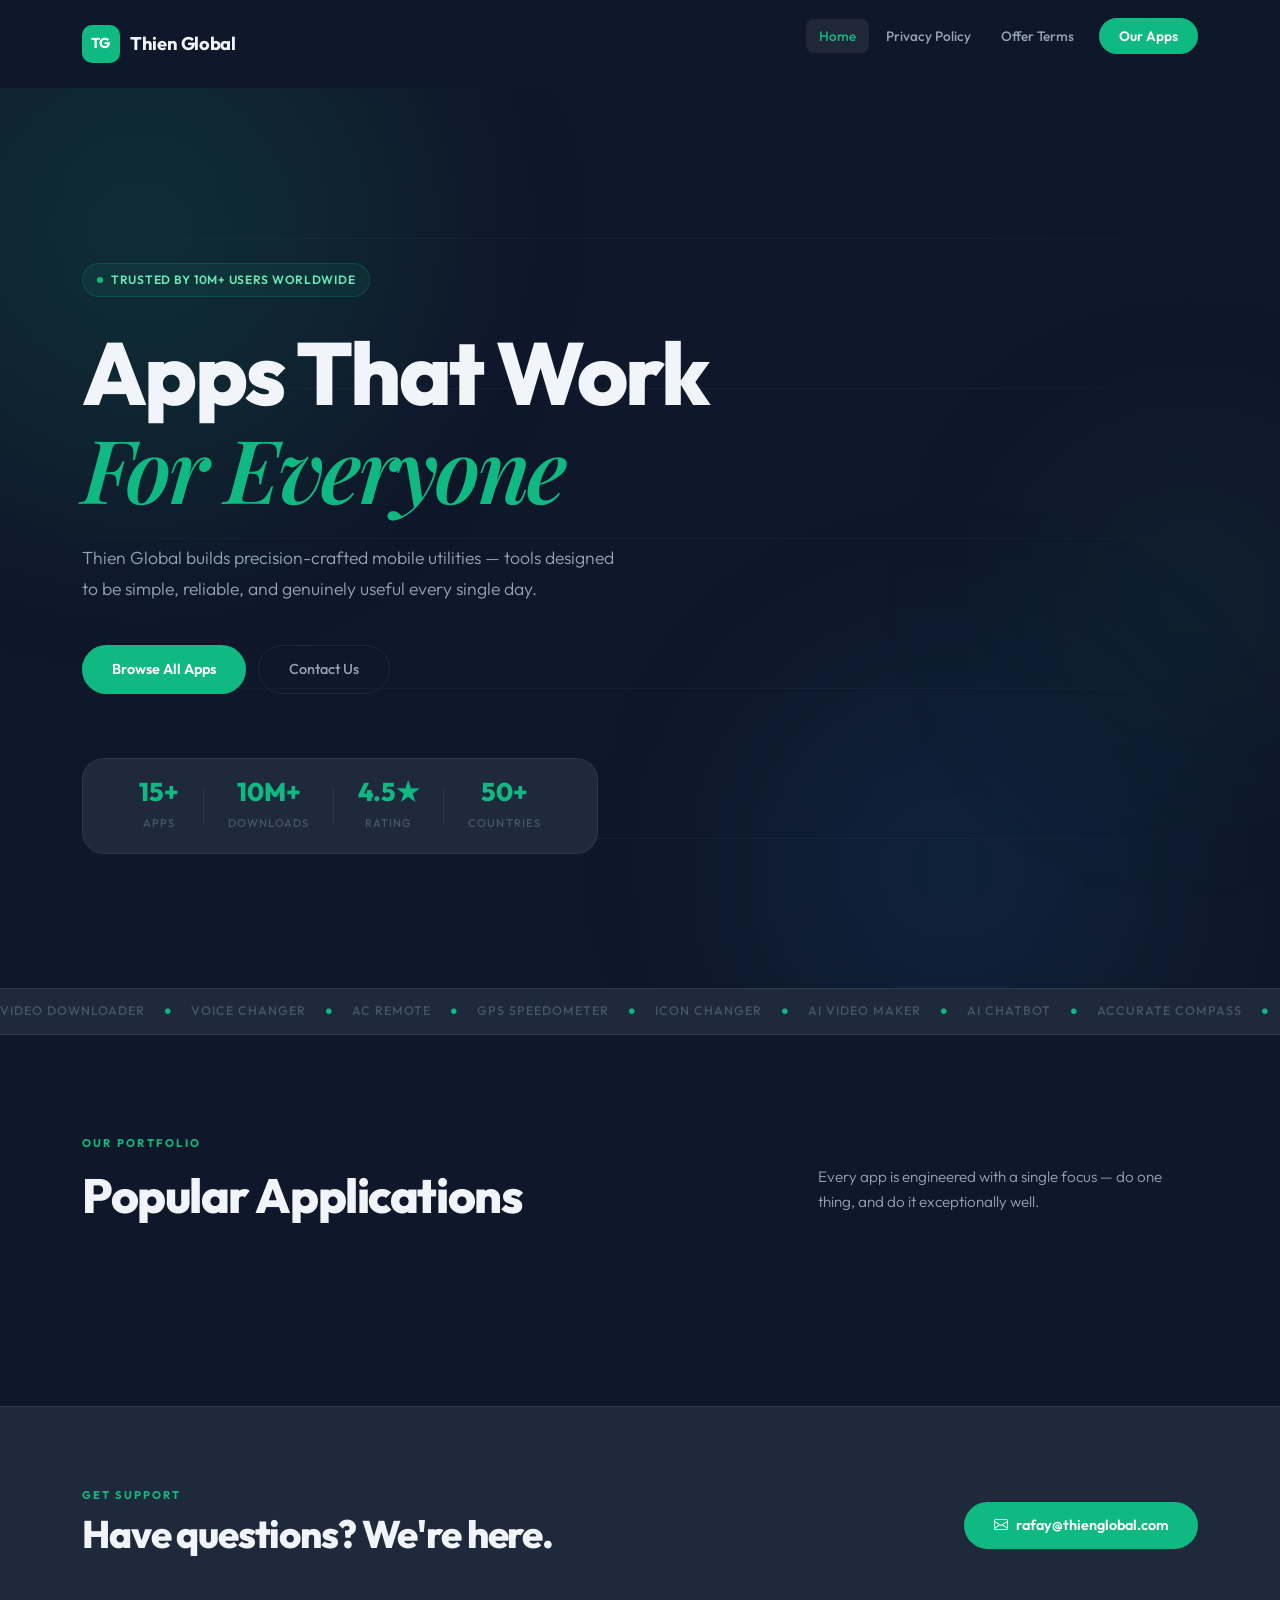
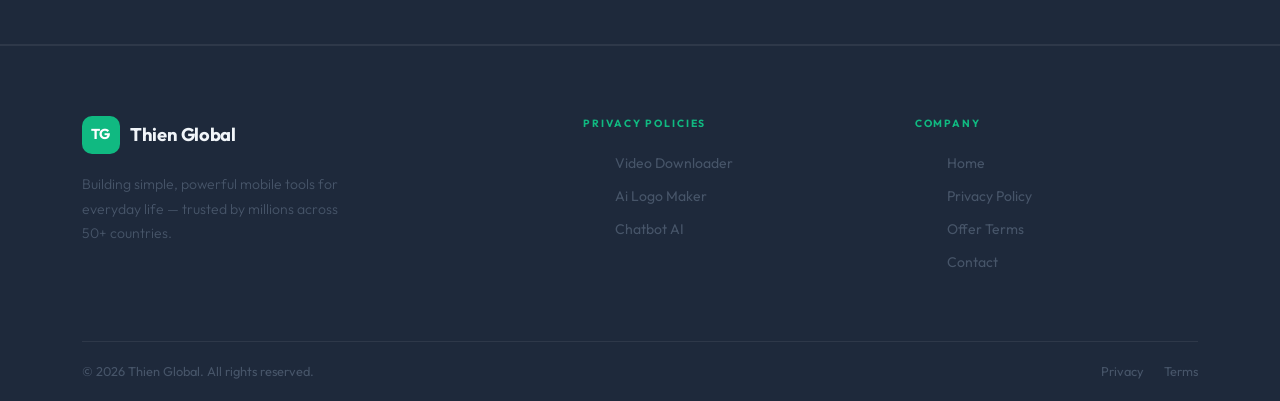
<file: index.html>
<!DOCTYPE html>
<html lang="en">
<head>
    <meta charset="UTF-8">
    <meta name="viewport" content="width=device-width, initial-scale=1.0">
    <title>Thien Global — Innovative Mobile Apps</title>
    <link rel="icon" type="image/png" sizes="32x32" href="/images/favicon.png">
    <link href="https://cdn.jsdelivr.net/npm/bootstrap@5.3.2/dist/css/bootstrap.min.css" rel="stylesheet">
    <link rel="stylesheet" href="https://cdn.jsdelivr.net/npm/bootstrap-icons@1.11.3/font/bootstrap-icons.min.css">
    <link href="https://fonts.googleapis.com/css2?family=Outfit:wght@300;400;500;600;700;800&family=Playfair+Display:ital,wght@0,700;1,600&display=swap" rel="stylesheet">
    <link rel="stylesheet" href="style.css">
</head>
<body>

    <div class="loader-wrap" id="loader">
        <svg class="loader-logo" viewBox="0 0 60 60" fill="none">
            <rect x="4" y="4" width="52" height="52" rx="14" stroke="#10b981" stroke-width="2" stroke-dasharray="200" stroke-dashoffset="200">
                <animate attributeName="stroke-dashoffset" from="200" to="0" dur="0.9s" fill="freeze"/>
            </rect>
            <text x="50%" y="54%" dominant-baseline="middle" text-anchor="middle" fill="#10b981" font-family="Outfit" font-weight="700" font-size="22">TG</text>
        </svg>
    </div>

    <button class="scroll-top" id="scrollTop" aria-label="Back to top">
        <i class="bi bi-arrow-up-short"></i>
    </button>

    <!-- NAV -->
    <header class="site-header" id="siteHeader">
        <div class="container">
            <nav class="nav-inner">
                <a href="/" class="nav-logo">
                    <div class="logo-icon">TG</div>
                    <span class="logo-text">Thien Global</span>
                </a>
                <button class="nav-toggle" id="navToggle" aria-label="Menu">
                    <span></span><span></span><span></span>
                </button>
                <ul class="nav-links" id="navLinks">
                    <li><a href="/" class="nav-link active">Home</a></li>
                    <li><a href="/privacy-policy/" class="nav-link">Privacy Policy</a></li>
                    <li><a href="/offer-terms/" class="nav-link">Offer Terms</a></li>
                    <li><a href="#apps" class="nav-btn">Our Apps</a></li>
                </ul>
            </nav>
        </div>
    </header>

    <!-- HERO -->
    <section class="hero">
        <div class="hero-canvas">
            <div class="hero-blob blob-1"></div>
            <div class="hero-blob blob-2"></div>
            <div class="hero-blob blob-3"></div>
            <div class="hero-lines">
                <div class="hline"></div><div class="hline"></div>
                <div class="hline"></div><div class="hline"></div>
                <div class="hline"></div>
            </div>
        </div>
        <div class="container">
            <div class="hero-content">
                <div class="hero-badge">
                    <span class="badge-dot"></span>
                    Trusted by 10M+ Users Worldwide
                </div>
                <h1 class="hero-headline">
                    Apps That Work<br>
                    <span class="headline-accent">For Everyone</span>
                </h1>
                <p class="hero-body">
                    Thien Global builds precision-crafted mobile utilities — tools designed to be simple, reliable, and genuinely useful every single day.
                </p>
                <div class="hero-cta">
                    <a href="#apps" class="cta-primary">Browse All Apps</a>
                    <a href="mailto:rafay@thienglobal.com" class="cta-outline">Contact Us</a>
                </div>
            </div>
            <div class="hero-stats">
                <div class="stat-pill">
                    <span class="stat-n">15+</span>
                    <span class="stat-l">Apps</span>
                </div>
                <div class="stat-divider"></div>
                <div class="stat-pill">
                    <span class="stat-n">10M+</span>
                    <span class="stat-l">Downloads</span>
                </div>
                <div class="stat-divider"></div>
                <div class="stat-pill">
                    <span class="stat-n">4.5★</span>
                    <span class="stat-l">Rating</span>
                </div>
                <div class="stat-divider"></div>
                <div class="stat-pill">
                    <span class="stat-n">50+</span>
                    <span class="stat-l">Countries</span>
                </div>
            </div>
        </div>
    </section>

    <!-- TICKER -->
    <div class="ticker-wrap">
        <div class="ticker-track">
            <span>Video Downloader</span><i class="bi bi-circle-fill"></i>
            <span>Voice Changer</span><i class="bi bi-circle-fill"></i>
            <span>AC Remote</span><i class="bi bi-circle-fill"></i>
            <span>GPS Speedometer</span><i class="bi bi-circle-fill"></i>
            <span>Icon Changer</span><i class="bi bi-circle-fill"></i>
            <span>AI Video Maker</span><i class="bi bi-circle-fill"></i>
            <span>AI Chatbot</span><i class="bi bi-circle-fill"></i>
            <span>Accurate Compass</span><i class="bi bi-circle-fill"></i>
            <span>Video Downloader</span><i class="bi bi-circle-fill"></i>
            <span>Voice Changer</span><i class="bi bi-circle-fill"></i>
            <span>AC Remote</span><i class="bi bi-circle-fill"></i>
            <span>GPS Speedometer</span><i class="bi bi-circle-fill"></i>
            <span>Icon Changer</span><i class="bi bi-circle-fill"></i>
            <span>AI Video Maker</span><i class="bi bi-circle-fill"></i>
            <span>AI Chatbot</span><i class="bi bi-circle-fill"></i>
            <span>Accurate Compass</span><i class="bi bi-circle-fill"></i>
            <span>AI Chatbot</span><i class="bi bi-circle-fill"></i>
            <span>Accurate Compass</span><i class="bi bi-circle-fill"></i>
        </div>
    </div>

    <!-- APPS -->
    <section class="apps-section" id="apps">
        <div class="container">
            <div class="sec-label">Our Portfolio</div>
            <div class="sec-head">
                <h2>Popular Applications</h2>
                <p>Every app is engineered with a single focus — do one thing, and do it exceptionally well.</p>
            </div>

            <!-- <div class="apps-grid">

                <a href="https://play.google.com/store/apps/details?id=invoicemaker.receiptmaker.invoicegenerator.estimatemaker" target="_blank" class="app-card">
                    <div class="app-card-img">
                        <img src="images/Banner/invoice-banner.jpg" alt="Invoice Maker">
                        <span class="app-tag">Popular</span>
                    </div>
                    <div class="app-card-foot">
                        <img src="images/Icons/invoice-icon.jpg" class="app-icon" alt="">
                        <div class="app-text">
                            <h3>Invoice Maker</h3>
                            <div class="app-rating"><span class="stars">★★★★½</span><span class="rcount">4.5k</span></div>
                        </div>
                        <div class="app-arrow"><i class="bi bi-arrow-up-right"></i></div>
                    </div>
                </a>

                <a href="https://play.google.com/store/apps/details?id=voicechanger.voiceeffects.audioeffects.funnysounds" target="_blank" class="app-card">
                    <div class="app-card-img">
                        <img src="images/Banner/voicechanger-banner.jpg" alt="Voice Changer">
                        <span class="app-tag tag-new">New</span>
                    </div>
                    <div class="app-card-foot">
                        <img src="images/Icons/voicechanger-icon.jpg" class="app-icon" alt="">
                        <div class="app-text">
                            <h3>Voice Changer</h3>
                            <div class="app-rating"><span class="stars">★★★★</span><span class="rcount">3.2k</span></div>
                        </div>
                        <div class="app-arrow"><i class="bi bi-arrow-up-right"></i></div>
                    </div>
                </a>

                <a href="https://play.google.com/store/apps/details?id=remotecontrolfortv.universaltvremotecontrol.remotecontrolforandroidtv" target="_blank" class="app-card">
                    <div class="app-card-img">
                        <img src="images/Banner/remote-banner.jpg" alt="Universal TV Remote">
                        <span class="app-tag tag-hot">Hot</span>
                    </div>
                    <div class="app-card-foot">
                        <img src="images/Icons/remote-icon.jpg" class="app-icon" alt="">
                        <div class="app-text">
                            <h3>Universal TV Remote</h3>
                            <div class="app-rating"><span class="stars">★★★★★</span><span class="rcount">5.8k</span></div>
                        </div>
                        <div class="app-arrow"><i class="bi bi-arrow-up-right"></i></div>
                    </div>
                </a>

                <a href="https://play.google.com/store/apps/details?id=themes.wallpapers.widgets.animewallpapers.customthemes.fontskeyboard" target="_blank" class="app-card">
                    <div class="app-card-img">
                        <img src="images/Banner/theme-banner.jpg" alt="Themes & Wallpapers">
                    </div>
                    <div class="app-card-foot">
                        <img src="images/Icons/theme-icon.jpg" class="app-icon" alt="">
                        <div class="app-text">
                            <h3>Themes &amp; Wallpapers</h3>
                            <div class="app-rating"><span class="stars">★★★★½</span><span class="rcount">4.1k</span></div>
                        </div>
                        <div class="app-arrow"><i class="bi bi-arrow-up-right"></i></div>
                    </div>
                </a>

                <a href="https://play.google.com/store/apps/details?id=compassaccurate.compass.digitalandaccuratecompass" target="_blank" class="app-card">
                    <div class="app-card-img">
                        <img src="images/Banner/compass-banner.jpg" alt="Accurate Compass">
                    </div>
                    <div class="app-card-foot">
                        <img src="images/Icons/compass-icon.jpg" class="app-icon" alt="">
                        <div class="app-text">
                            <h3>Accurate Compass</h3>
                            <div class="app-rating"><span class="stars">★★★★</span><span class="rcount">2.9k</span></div>
                        </div>
                        <div class="app-arrow"><i class="bi bi-arrow-up-right"></i></div>
                    </div>
                </a>

                <a href="https://play.google.com/store/apps/details?id=copymydata.phonetransfer.datacloneapp.transfercontent" target="_blank" class="app-card">
                    <div class="app-card-img">
                        <img src="images/Banner/ss-banner.jpg" alt="Smart Switch">
                        <span class="app-tag">Trending</span>
                    </div>
                    <div class="app-card-foot">
                        <img src="images/Icons/ss-icon.jpg" class="app-icon" alt="">
                        <div class="app-text">
                            <h3>Smart Switch App</h3>
                            <div class="app-rating"><span class="stars">★★★★★</span><span class="rcount">6.2k</span></div>
                        </div>
                        <div class="app-arrow"><i class="bi bi-arrow-up-right"></i></div>
                    </div>
                </a>

                <a href="https://play.google.com/store/apps/details?id=speedometer.odometer.gpsspeedometer.speedtracker" target="_blank" class="app-card">
                    <div class="app-card-img">
                        <img src="images/Banner/speedometer-banner.jpg" alt="GPS Speedometer">
                    </div>
                    <div class="app-card-foot">
                        <img src="images/Icons/speedometer-icon.jpg" class="app-icon" alt="">
                        <div class="app-text">
                            <h3>GPS Speedometer</h3>
                            <div class="app-rating"><span class="stars">★★★★½</span><span class="rcount">4.8k</span></div>
                        </div>
                        <div class="app-arrow"><i class="bi bi-arrow-up-right"></i></div>
                    </div>
                </a>

                <a href="https://play.google.com/store/apps/details?id=com.liveearth.webcams.live.earth.cam.maps.livecams.exploreworld.earthcams" target="_blank" class="app-card">
                    <div class="app-card-img">
                        <img src="images/Banner/camera-banner.jpg" alt="Live Camera">
                    </div>
                    <div class="app-card-foot">
                        <img src="images/Icons/camera-icon.jpg" class="app-icon" alt="">
                        <div class="app-text">
                            <h3>Live Camera — Street View</h3>
                            <div class="app-rating"><span class="stars">★★★★★</span><span class="rcount">7.1k</span></div>
                        </div>
                        <div class="app-arrow"><i class="bi bi-arrow-up-right"></i></div>
                    </div>
                </a>

                <a href="https://play.google.com/store/apps/details?id=com.smartprinter.scanner.printphotos.printmaster" target="_blank" class="app-card">
                    <div class="app-card-img">
                        <img src="images/Banner/smart-printer-banner.jpg" alt="Smart Printer">
                    </div>
                    <div class="app-card-foot">
                        <img src="images/Icons/smart-printer-icon.jpg" class="app-icon" alt="">
                        <div class="app-text">
                            <h3>Smart Printer</h3>
                            <div class="app-rating"><span class="stars">★★★★½</span><span class="rcount">3.7k</span></div>
                        </div>
                        <div class="app-arrow"><i class="bi bi-arrow-up-right"></i></div>
                    </div>
                </a>

                <a href="https://play.google.com/store/apps/details?id=com.wmr.recoverdeletedmessages.smartrecovery.statussaver.chatrecover" target="_blank" class="app-card">
                    <div class="app-card-img">
                        <img src="images/Banner/smartrecovery-banner.jpg" alt="Smart Recovery">
                    </div>
                    <div class="app-card-foot">
                        <img src="images/Icons/smartrecovery-icon.jpg" class="app-icon" alt="">
                        <div class="app-text">
                            <h3>Smart Recovery</h3>
                            <div class="app-rating"><span class="stars">★★★★</span><span class="rcount">2.3k</span></div>
                        </div>
                        <div class="app-arrow"><i class="bi bi-arrow-up-right"></i></div>
                    </div>
                </a>

                <a href="https://play.google.com/store/apps/details?id=all.docsreader.filereader.viewer.office" target="_blank" class="app-card">
                    <div class="app-card-img">
                        <img src="images/Banner/docsreader-banner.jpg" alt="PDF Reader">
                    </div>
                    <div class="app-card-foot">
                        <img src="images/Icons/docsreader-icon.jpg" class="app-icon" alt="">
                        <div class="app-text">
                            <h3>PDF Reader</h3>
                            <div class="app-rating"><span class="stars">★★★★½</span><span class="rcount">4.2k</span></div>
                        </div>
                        <div class="app-arrow"><i class="bi bi-arrow-up-right"></i></div>
                    </div>
                </a>

                <a href="https://play.google.com/store/apps/details?id=com.logomaker.logocreator.designlogo.logotemplates" target="_blank" class="app-card">
                    <div class="app-card-img">
                        <img src="images/Banner/logo-maker.jpg" alt="Logo Maker">
                        <span class="app-tag tag-new">New</span>
                    </div>
                    <div class="app-card-foot">
                        <img src="images/Icons/logo-maker.jpg" class="app-icon" alt="">
                        <div class="app-text">
                            <h3>Logo Maker</h3>
                            <div class="app-rating"><span class="stars">★★★★★</span><span class="rcount">5.0k</span></div>
                        </div>
                        <div class="app-arrow"><i class="bi bi-arrow-up-right"></i></div>
                    </div>
                </a>

            </div> -->
        </div>
    </section>

    <!-- CONTACT STRIP -->
    <section class="contact-strip">
        <div class="container">
            <div class="contact-strip-inner">
                <div>
                    <p class="strip-label">Get Support</p>
                    <h2 class="strip-title">Have questions? We're here.</h2>
                </div>
                <a href="mailto:rafay@thienglobal.com" class="cta-primary">
                    <i class="bi bi-envelope me-2"></i>rafay@thienglobal.com
                </a>
            </div>
        </div>
    </section>

    <!-- FOOTER -->
    <footer class="site-footer">
        <div class="container">
            <div class="footer-grid">
                <div class="footer-brand-col">
                    <a href="/" class="footer-logo">
                        <div class="logo-icon">TG</div>
                        <span class="logo-text">Thien Global</span>
                    </a>
                    <p class="footer-tagline">Building simple, powerful mobile tools for everyday life — trusted by millions across 50+ countries.</p>
                </div>
                <div>
                    <p class="footer-heading">Privacy Policies</p>
                    <ul class="footer-links">
                        <li><a href="">Video Downloader</a></li>
                        <li><a href="">Ai Logo Maker</a></li>
                        <li><a href="">Chatbot AI</a></li>
                        <!-- <li><a href=""></a></li>
                        <li><a href="">Docs Viewer App</a></li> -->
                    </ul>
                </div>
                <div>
                    <p class="footer-heading">Company</p>
                    <ul class="footer-links">
                        <li><a href="/">Home</a></li>
                        <li><a href="/privacy-policy/">Privacy Policy</a></li>
                        <li><a href="/offer-terms/">Offer Terms</a></li>
                        <li><a href="mailto:rafay@thienglobal.com">Contact</a></li>
                    </ul>
                </div>
            </div>
            <div class="footer-bar">
                <p>&copy; 2026 Thien Global. All rights reserved.</p>
                <div class="footer-bar-links">
                    <a href="/privacy-policy/">Privacy</a>
                    <a href="/offer-terms/">Terms</a>
                </div>
            </div>
        </div>
    </footer>

    <script src="https://cdn.jsdelivr.net/npm/bootstrap@5.3.0/dist/js/bootstrap.bundle.min.js"></script>
    <script src="app.js"></script>
</body>
</html>
</file>
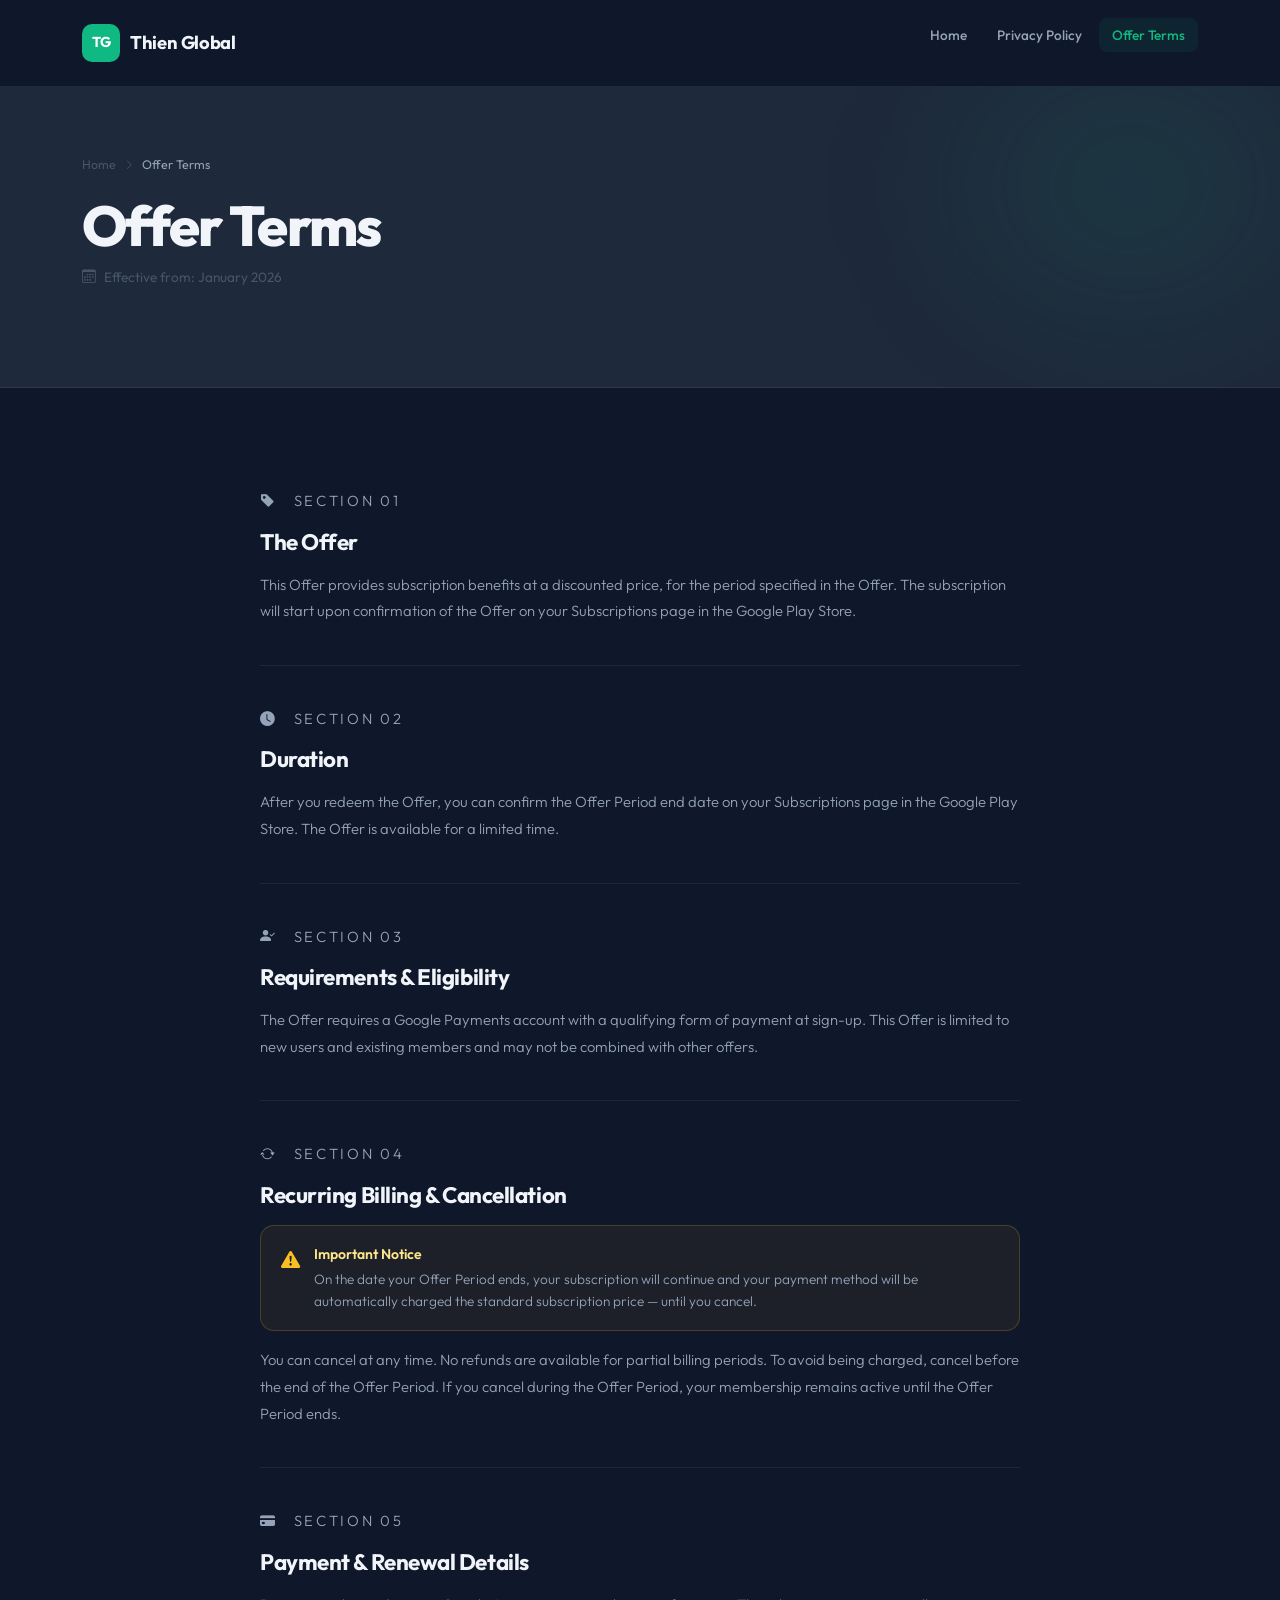
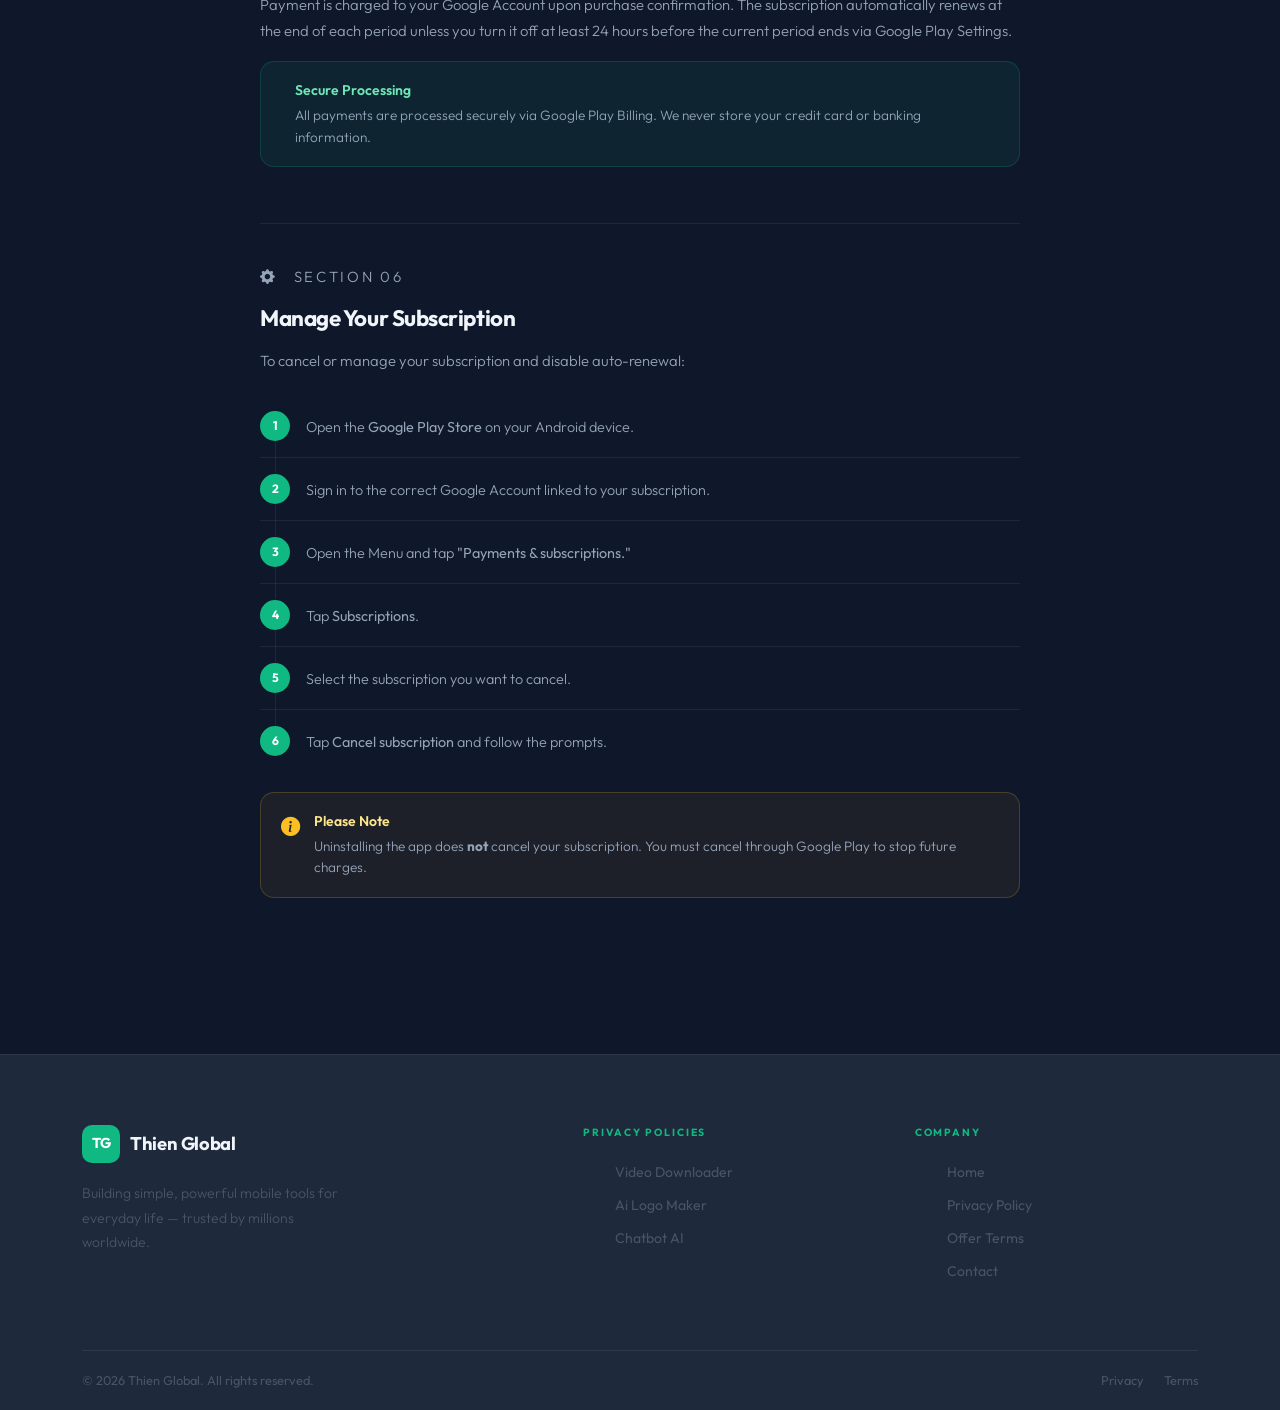
<file: offer-terms/index.html>
<!DOCTYPE html>
<html lang="en">
<head>
    <meta charset="UTF-8">
    <meta name="viewport" content="width=device-width, initial-scale=1.0">
    <title>Offer Terms — Thien Global</title>
    <meta name="robots" content="noindex, nofollow">
    <link rel="icon" type="image/png" sizes="32x32" href="/images/favicon.png">
    <link href="https://cdn.jsdelivr.net/npm/bootstrap@5.3.2/dist/css/bootstrap.min.css" rel="stylesheet">
    <link rel="stylesheet" href="https://cdn.jsdelivr.net/npm/bootstrap-icons@1.11.3/font/bootstrap-icons.min.css">
    <link href="https://fonts.googleapis.com/css2?family=Outfit:wght@300;400;500;600;700;800&family=Playfair+Display:ital,wght@0,700;1,600&display=swap" rel="stylesheet">
    <link rel="stylesheet" href="style.css">
</head>
<body>

    <div class="loader-wrap" id="loader">
        <svg class="loader-logo" viewBox="0 0 60 60" fill="none">
            <rect x="4" y="4" width="52" height="52" rx="14" stroke="#10b981" stroke-width="2" stroke-dasharray="200" stroke-dashoffset="200">
                <animate attributeName="stroke-dashoffset" from="200" to="0" dur="0.9s" fill="freeze"/>
            </rect>
            <text x="50%" y="54%" dominant-baseline="middle" text-anchor="middle" fill="#10b981" font-family="Outfit" font-weight="700" font-size="22">TG</text>
        </svg>
    </div>

    <button class="scroll-top" id="scrollTop"><i class="bi bi-arrow-up-short"></i></button>

    <header class="site-header scrolled" id="siteHeader">
        <div class="container">
            <nav class="nav-inner">
                <a href="/" class="nav-logo">
                    <div class="logo-icon">TG</div>
                    <span class="logo-text">Thien Global</span>
                </a>
                <button class="nav-toggle" id="navToggle"><span></span><span></span><span></span></button>
                <ul class="nav-links" id="navLinks">
                    <li><a href="/" class="nav-link">Home</a></li>
                    <li><a href="/privacy-policy/" class="nav-link">Privacy Policy</a></li>
                    <li><a href="/offer-terms/" class="nav-link active">Offer Terms</a></li>
                </ul>
            </nav>
        </div>
    </header>

    <div class="inner-hero">
        <div class="inner-hero-bg"><div class="ih-blob"></div></div>
        <div class="container">
            <div class="ih-breadcrumb">
                <a href="/">Home</a>
                <i class="bi bi-chevron-right"></i>
                <span>Offer Terms</span>
            </div>
            <h1 class="ih-title">Offer Terms</h1>
            <p class="ih-meta"><i class="bi bi-calendar3 me-2"></i>Effective from: January 2026</p>
        </div>
    </div>

    <div class="policy-layout">
        <div class="container">
            <div class="offer-layout">

                <div class="ot-block">
                    <p class="ot-step-num"><i class="bi bi-tag-fill me-2"></i>Section 01</p>
                    <h2>The Offer</h2>
                    <p>This Offer provides subscription benefits at a discounted price, for the period specified in the Offer. The subscription will start upon confirmation of the Offer on your Subscriptions page in the Google Play Store.</p>
                </div>

                <div class="ot-block">
                    <p class="ot-step-num"><i class="bi bi-clock-fill me-2"></i>Section 02</p>
                    <h2>Duration</h2>
                    <p>After you redeem the Offer, you can confirm the Offer Period end date on your Subscriptions page in the Google Play Store. The Offer is available for a limited time.</p>
                </div>

                <div class="ot-block">
                    <p class="ot-step-num"><i class="bi bi-person-check-fill me-2"></i>Section 03</p>
                    <h2>Requirements &amp; Eligibility</h2>
                    <p>The Offer requires a Google Payments account with a qualifying form of payment at sign-up. This Offer is limited to new users and existing members and may not be combined with other offers.</p>
                </div>

                <div class="ot-block">
                    <p class="ot-step-num"><i class="bi bi-arrow-repeat me-2"></i>Section 04</p>
                    <h2>Recurring Billing &amp; Cancellation</h2>
                    <div class="info-box info-warning">
                        <i class="bi bi-exclamation-triangle-fill"></i>
                        <div>
                            <strong>Important Notice</strong>
                            <p>On the date your Offer Period ends, your subscription will continue and your payment method will be automatically charged the standard subscription price — until you cancel.</p>
                        </div>
                    </div>
                    <p>You can cancel at any time. No refunds are available for partial billing periods. To avoid being charged, cancel before the end of the Offer Period. If you cancel during the Offer Period, your membership remains active until the Offer Period ends.</p>
                </div>

                <div class="ot-block">
                    <p class="ot-step-num"><i class="bi bi-credit-card-fill me-2"></i>Section 05</p>
                    <h2>Payment &amp; Renewal Details</h2>
                    <p>Payment is charged to your Google Account upon purchase confirmation. The subscription automatically renews at the end of each period unless you turn it off at least 24 hours before the current period ends via Google Play Settings.</p>
                    <div class="info-box info-safe">
                        <i class="bi bi-shield-check-fill"></i>
                        <div>
                            <strong>Secure Processing</strong>
                            <p>All payments are processed securely via Google Play Billing. We never store your credit card or banking information.</p>
                        </div>
                    </div>
                </div>

                <div class="ot-block">
                    <p class="ot-step-num"><i class="bi bi-gear-fill me-2"></i>Section 06</p>
                    <h2>Manage Your Subscription</h2>
                    <p>To cancel or manage your subscription and disable auto-renewal:</p>
                    <div class="steps-list">
                        <div class="step-row">
                            <div class="step-idx">1</div>
                            <span>Open the <strong>Google Play Store</strong> on your Android device.</span>
                        </div>
                        <div class="step-row">
                            <div class="step-idx">2</div>
                            <span>Sign in to the correct Google Account linked to your subscription.</span>
                        </div>
                        <div class="step-row">
                            <div class="step-idx">3</div>
                            <span>Open the Menu and tap <strong>"Payments &amp; subscriptions."</strong></span>
                        </div>
                        <div class="step-row">
                            <div class="step-idx">4</div>
                            <span>Tap <strong>Subscriptions</strong>.</span>
                        </div>
                        <div class="step-row">
                            <div class="step-idx">5</div>
                            <span>Select the subscription you want to cancel.</span>
                        </div>
                        <div class="step-row">
                            <div class="step-idx">6</div>
                            <span>Tap <strong>Cancel subscription</strong> and follow the prompts.</span>
                        </div>
                    </div>
                    <div class="info-box info-warning" style="margin-top:20px">
                        <i class="bi bi-info-circle-fill"></i>
                        <div>
                            <strong>Please Note</strong>
                            <p>Uninstalling the app does <b style="font-weight: bold;">not</b> cancel your subscription. You must cancel through Google Play to stop future charges.</p>
                        </div>
                    </div>
                </div>

            </div>
        </div>
    </div>

    <footer class="site-footer">
        <div class="container">
            <div class="footer-grid">
                <div class="footer-brand-col">
                    <a href="/" class="footer-logo">
                        <div class="logo-icon">TG</div>
                        <span class="logo-text">Thien Global</span>
                    </a>
                    <p class="footer-tagline">Building simple, powerful mobile tools for everyday life — trusted by millions worldwide.</p>
                </div>
                <div>
                    <p class="footer-heading">Privacy Policies</p>
                    <ul class="footer-links">
                        <li><a href="">Video Downloader</a></li>
                        <li><a href="">Ai Logo Maker</a></li>
                        <li><a href="">Chatbot AI</a></li>
                        <!-- <li><a href=""></a></li>
                        <li><a href="">Docs Viewer App</a></li> -->
                    </ul>
                </div>
                <div>
                    <p class="footer-heading">Company</p>
                    <ul class="footer-links">
                        <li><a href="/">Home</a></li>
                        <li><a href="/privacy-policy/">Privacy Policy</a></li>
                        <li><a href="/offer-terms/">Offer Terms</a></li>
                        <li><a href="mailto:support@thienglobal.com">Contact</a></li>
                    </ul>
                </div>
            </div>
            <div class="footer-bar">
                <p>&copy; 2026 Thien Global. All rights reserved.</p>
                <div class="footer-bar-links">
                    <a href="/privacy-policy/">Privacy</a>
                    <a href="/offer-terms/">Terms</a>
                </div>
            </div>
        </div>
    </footer>

    <script src="https://cdn.jsdelivr.net/npm/bootstrap@5.3.0/dist/js/bootstrap.bundle.min.js"></script>
    <script src="app.js"></script>
</body>
</html>
</file>
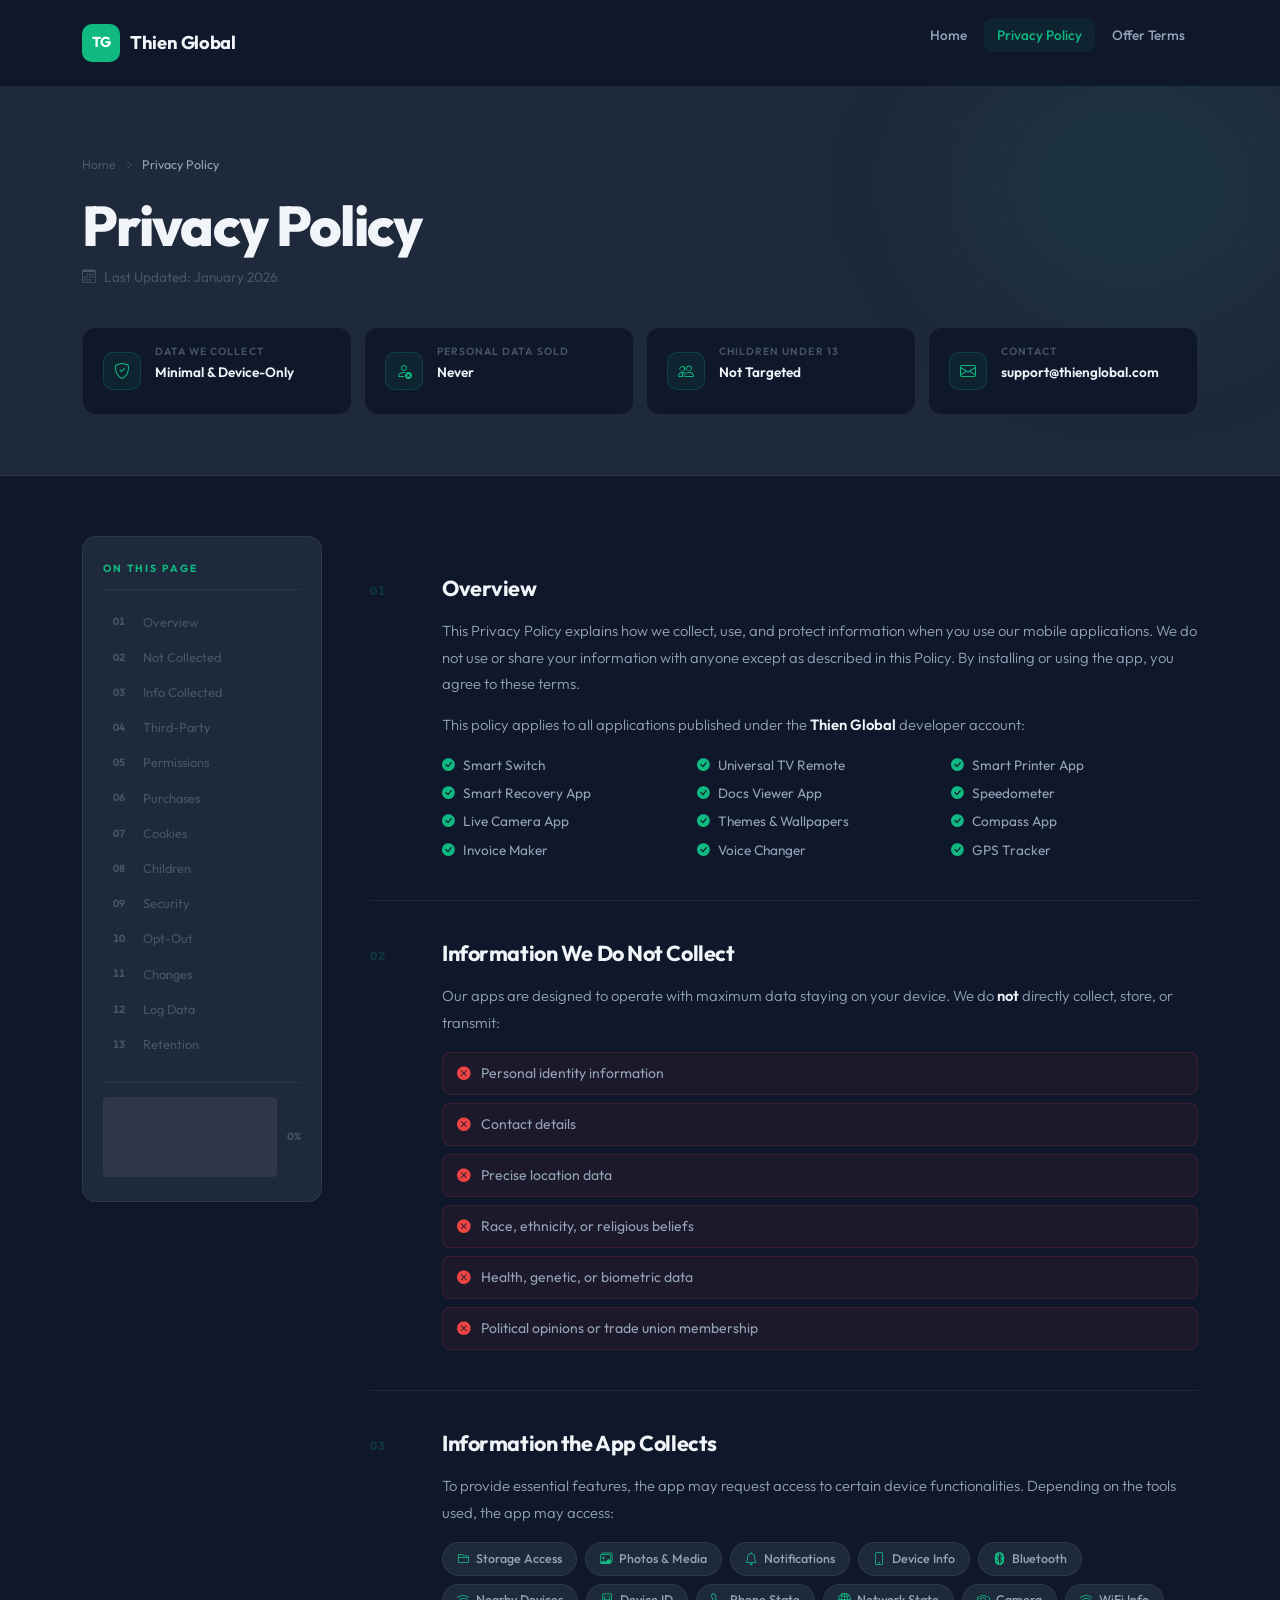
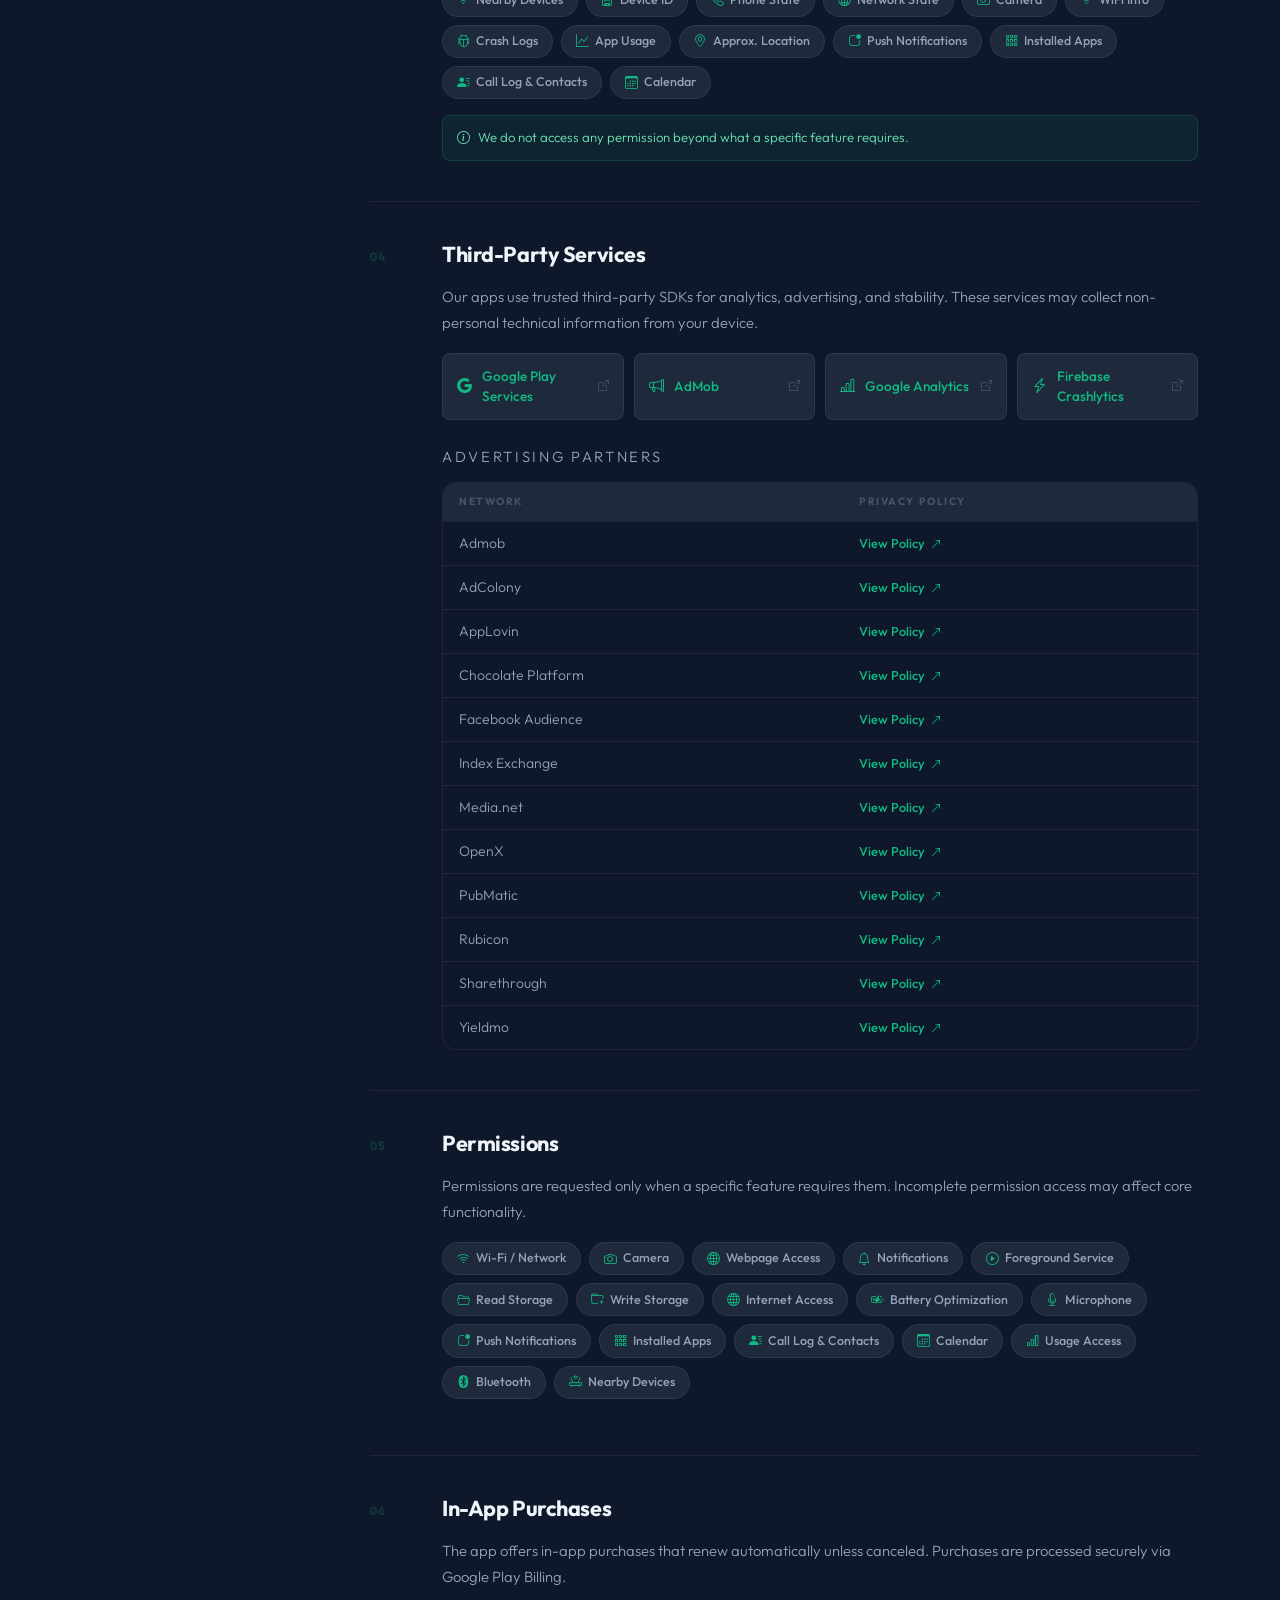
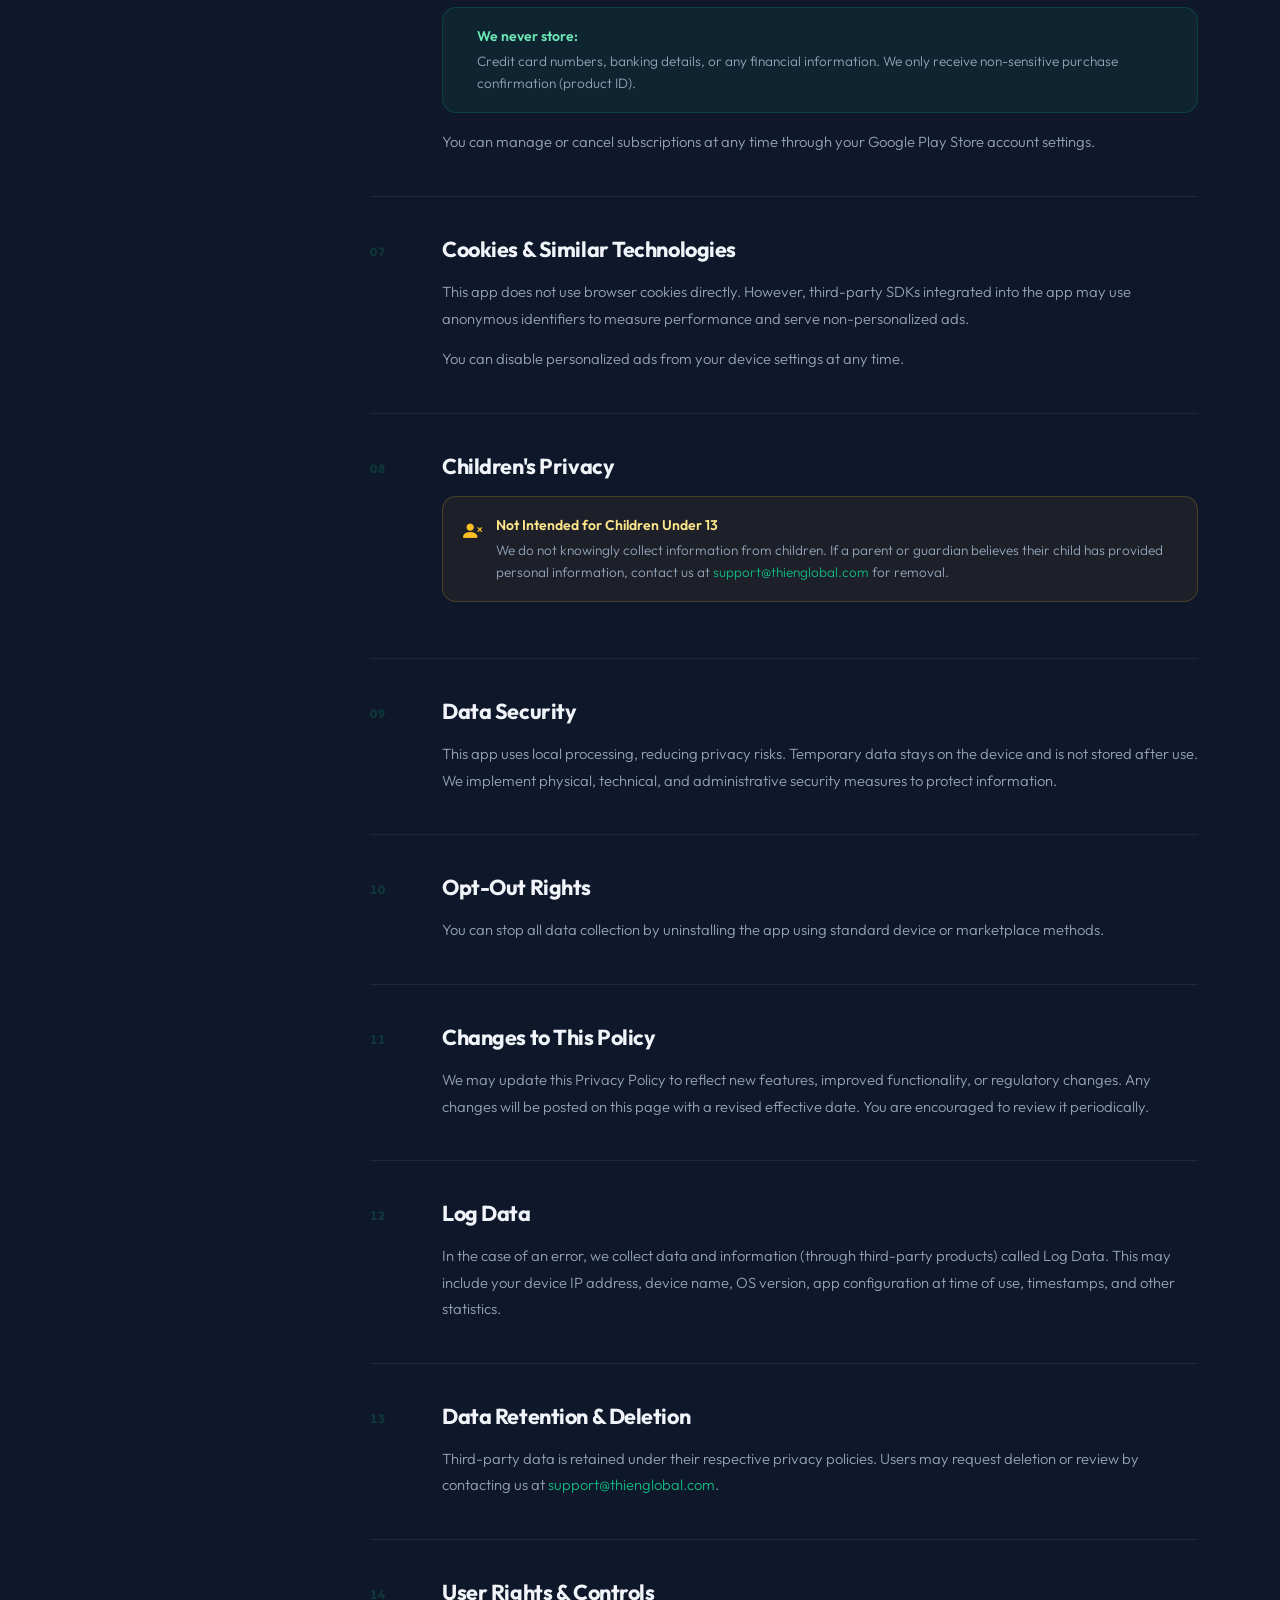
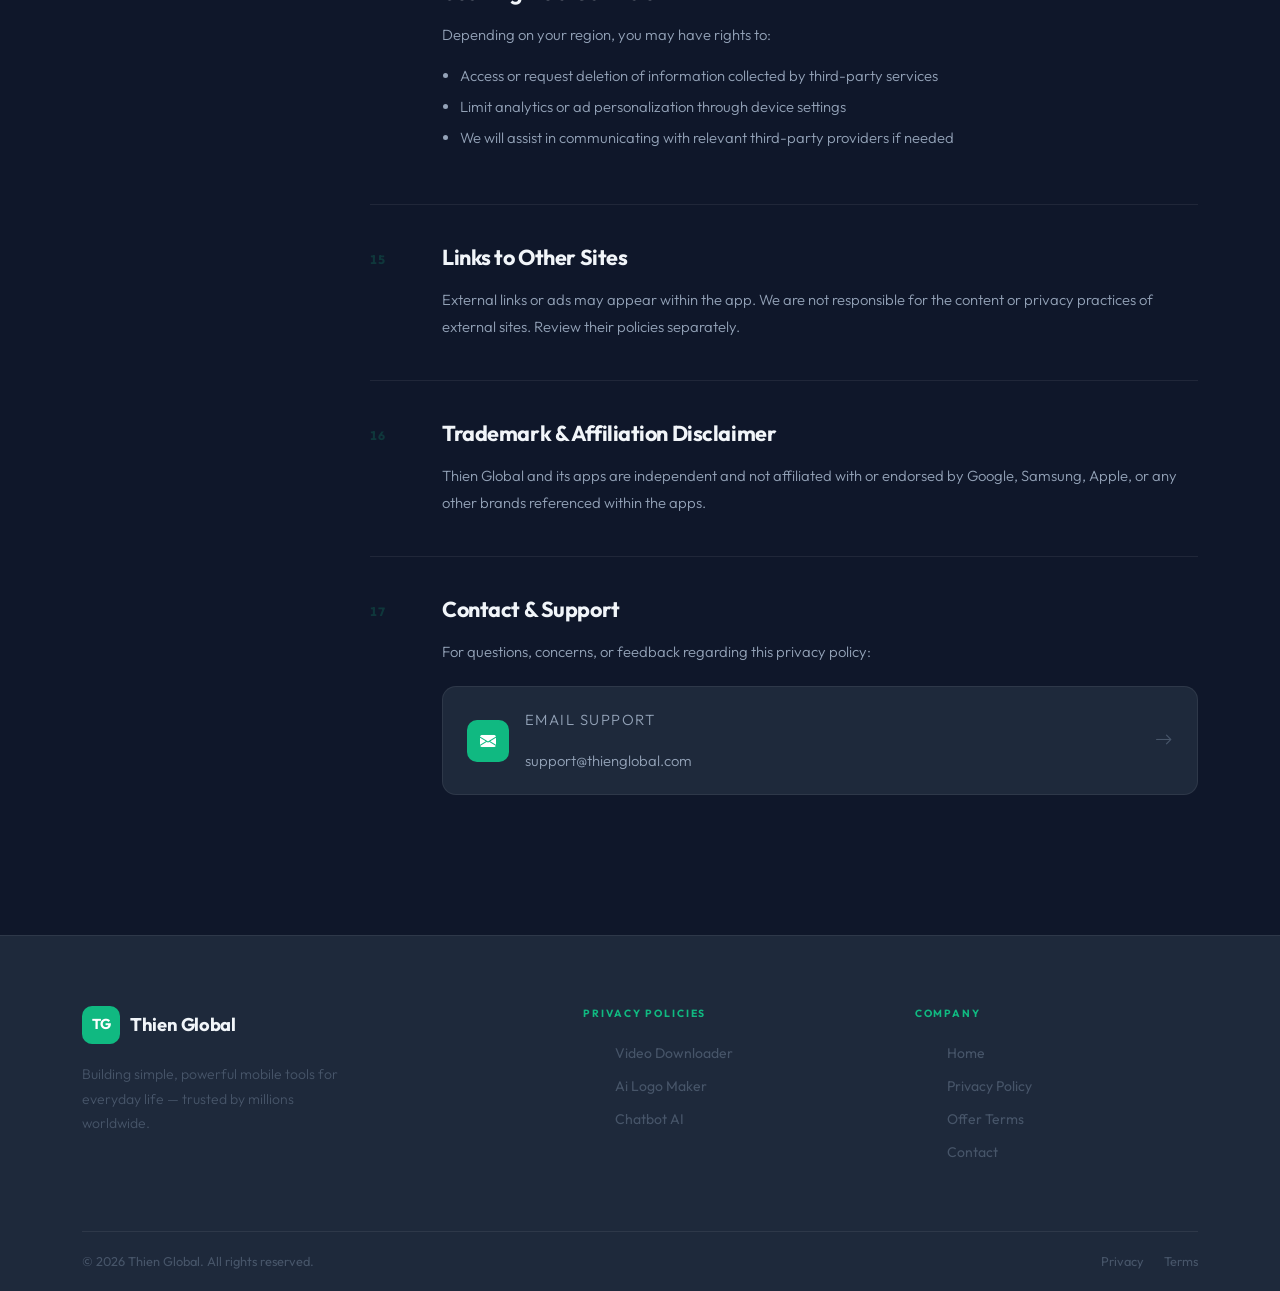
<file: privacy-policy/index.html>
<!DOCTYPE html>
<html lang="en">
<head>
    <meta charset="UTF-8">
    <meta name="viewport" content="width=device-width, initial-scale=1.0">
    <title>Privacy Policy — Thien Global</title>
    <meta name="robots" content="noindex, nofollow">
    <link rel="icon" type="image/png" sizes="32x32" href="/images/favicon.png">
    <link href="https://cdn.jsdelivr.net/npm/bootstrap@5.3.2/dist/css/bootstrap.min.css" rel="stylesheet">
    <link rel="stylesheet" href="https://cdn.jsdelivr.net/npm/bootstrap-icons@1.11.3/font/bootstrap-icons.min.css">
    <link href="https://fonts.googleapis.com/css2?family=Outfit:wght@300;400;500;600;700;800&family=Playfair+Display:ital,wght@0,700;1,600&display=swap" rel="stylesheet">
    <link rel="stylesheet" href="style.css">
</head>
<body>

    <div class="loader-wrap" id="loader">
        <svg class="loader-logo" viewBox="0 0 60 60" fill="none">
            <rect x="4" y="4" width="52" height="52" rx="14" stroke="#10b981" stroke-width="2" stroke-dasharray="200" stroke-dashoffset="200">
                <animate attributeName="stroke-dashoffset" from="200" to="0" dur="0.9s" fill="freeze"/>
            </rect>
            <text x="50%" y="54%" dominant-baseline="middle" text-anchor="middle" fill="#10b981" font-family="Outfit" font-weight="700" font-size="22">TG</text>
        </svg>
    </div>

    <button class="scroll-top" id="scrollTop" aria-label="Back to top">
        <i class="bi bi-arrow-up-short"></i>
    </button>

    <!-- NAV -->
    <header class="site-header scrolled" id="siteHeader">
        <div class="container">
            <nav class="nav-inner">
                <a href="/" class="nav-logo">
                    <div class="logo-icon">TG</div>
                    <span class="logo-text">Thien Global</span>
                </a>
                <button class="nav-toggle" id="navToggle">
                    <span></span><span></span><span></span>
                </button>
                <ul class="nav-links" id="navLinks">
                    <li><a href="/" class="nav-link">Home</a></li>
                    <li><a href="/privacy-policy/" class="nav-link active">Privacy Policy</a></li>
                    <li><a href="/offer-terms/" class="nav-link">Offer Terms</a></li>
                </ul>
            </nav>
        </div>
    </header>

    <!-- PAGE HERO -->
    <div class="inner-hero">
        <div class="inner-hero-bg">
            <div class="ih-blob"></div>
        </div>
        <div class="container">
            <div class="ih-breadcrumb">
                <a href="/">Home</a>
                <i class="bi bi-chevron-right"></i>
                <span>Privacy Policy</span>
            </div>
            <h1 class="ih-title">Privacy Policy</h1>
            <p class="ih-meta">
                <i class="bi bi-calendar3 me-2"></i>Last Updated: January 2026
            </p>
            <!-- Quick overview cards -->
            <div class="overview-cards">
                <div class="ov-card">
                    <div class="ov-icon"><i class="bi bi-shield-check"></i></div>
                    <div>
                        <p class="ov-label">Data We Collect</p>
                        <p class="ov-val">Minimal & Device-Only</p>
                    </div>
                </div>
                <div class="ov-card">
                    <div class="ov-icon"><i class="bi bi-person-x"></i></div>
                    <div>
                        <p class="ov-label">Personal Data Sold</p>
                        <p class="ov-val">Never</p>
                    </div>
                </div>
                <div class="ov-card">
                    <div class="ov-icon"><i class="bi bi-people"></i></div>
                    <div>
                        <p class="ov-label">Children Under 13</p>
                        <p class="ov-val">Not Targeted</p>
                    </div>
                </div>
                <div class="ov-card">
                    <div class="ov-icon"><i class="bi bi-envelope"></i></div>
                    <div>
                        <p class="ov-label">Contact</p>
                        <p class="ov-val">support@thienglobal.com</p>
                    </div>
                </div>
            </div>
        </div>
    </div>

    <!-- MAIN: Two-column layout - Nav + Accordion content -->
    <div class="policy-layout">
        <div class="container">
            <div class="policy-layout-inner">

                <!-- Sticky progress sidebar -->
                <aside class="policy-sidebar">
                    <p class="sidebar-title">On This Page</p>
                    <nav class="sidebar-nav" id="sidebarNav">
                        <a href="#overview"       class="sn-item active"><span class="sn-num">01</span><span>Overview</span></a>
                        <a href="#not-collect"    class="sn-item"><span class="sn-num">02</span><span>Not Collected</span></a>
                        <a href="#auto-data"      class="sn-item"><span class="sn-num">03</span><span>Info Collected</span></a>
                        <a href="#third-party"    class="sn-item"><span class="sn-num">04</span><span>Third-Party</span></a>
                        <a href="#permissions"    class="sn-item"><span class="sn-num">05</span><span>Permissions</span></a>
                        <a href="#purchases"      class="sn-item"><span class="sn-num">06</span><span>Purchases</span></a>
                        <a href="#cookies"        class="sn-item"><span class="sn-num">07</span><span>Cookies</span></a>
                        <a href="#children"       class="sn-item"><span class="sn-num">08</span><span>Children</span></a>
                        <a href="#security"       class="sn-item"><span class="sn-num">09</span><span>Security</span></a>
                        <a href="#opt-out"        class="sn-item"><span class="sn-num">10</span><span>Opt-Out</span></a>
                        <a href="#changes"        class="sn-item"><span class="sn-num">11</span><span>Changes</span></a>
                        <a href="#logdata"        class="sn-item"><span class="sn-num">12</span><span>Log Data</span></a>
                        <a href="#data-retention" class="sn-item"><span class="sn-num">13</span><span>Retention</span></a>
                        <a href="#rights"         class="sn-item"><span class="sn-num">14</span><span>User Rights</span></a>
                        <a href="#links"          class="sn-item"><span class="sn-num">15</span><span>Ext. Links</span></a>
                        <a href="#disclaimer"     class="sn-item"><span class="sn-num">16</span><span>Disclaimer</span></a>
                        <a href="#contact"        class="sn-item"><span class="sn-num">17</span><span>Contact</span></a>
                    </nav>
                    <div class="sidebar-progress">
                        <div class="sp-track"><div class="sp-fill" id="spFill"></div></div>
                        <span id="spPct">0%</span>
                    </div>
                </aside>

                <!-- Content blocks -->
                <main class="policy-main">

                    <section id="overview" class="ps-block">
                        <div class="ps-num">01</div>
                        <div class="ps-content">
                            <h2>Overview</h2>
                            <p>This Privacy Policy explains how we collect, use, and protect information when you use our mobile applications. We do not use or share your information with anyone except as described in this Policy. By installing or using the app, you agree to these terms.</p>
                            <p>This policy applies to all applications published under the <strong>Thien Global</strong> developer account:</p>
                            <div class="app-list-grid">
                                <div class="alg-item"><i class="bi bi-check-circle-fill"></i> Smart Switch</div>
                                <div class="alg-item"><i class="bi bi-check-circle-fill"></i> Universal TV Remote</div>
                                <div class="alg-item"><i class="bi bi-check-circle-fill"></i> Smart Printer App</div>
                                <div class="alg-item"><i class="bi bi-check-circle-fill"></i> Smart Recovery App</div>
                                <div class="alg-item"><i class="bi bi-check-circle-fill"></i> Docs Viewer App</div>
                                <div class="alg-item"><i class="bi bi-check-circle-fill"></i> Speedometer</div>
                                <div class="alg-item"><i class="bi bi-check-circle-fill"></i> Live Camera App</div>
                                <div class="alg-item"><i class="bi bi-check-circle-fill"></i> Themes &amp; Wallpapers</div>
                                <div class="alg-item"><i class="bi bi-check-circle-fill"></i> Compass App</div>
                                <div class="alg-item"><i class="bi bi-check-circle-fill"></i> Invoice Maker</div>
                                <div class="alg-item"><i class="bi bi-check-circle-fill"></i> Voice Changer</div>
                                <div class="alg-item"><i class="bi bi-check-circle-fill"></i> GPS Tracker</div>
                            </div>
                        </div>
                    </section>

                    <section id="not-collect" class="ps-block">
                        <div class="ps-num">02</div>
                        <div class="ps-content">
                            <h2>Information We Do Not Collect</h2>
                            <p>Our apps are designed to operate with maximum data staying on your device. We do <strong>not</strong> directly collect, store, or transmit:</p>
                            <div class="no-collect-list">
                                <div class="nc-item"><i class="bi bi-x-circle-fill"></i> Personal identity information</div>
                                <div class="nc-item"><i class="bi bi-x-circle-fill"></i> Contact details</div>
                                <div class="nc-item"><i class="bi bi-x-circle-fill"></i> Precise location data</div>
                                <div class="nc-item"><i class="bi bi-x-circle-fill"></i> Race, ethnicity, or religious beliefs</div>
                                <div class="nc-item"><i class="bi bi-x-circle-fill"></i> Health, genetic, or biometric data</div>
                                <div class="nc-item"><i class="bi bi-x-circle-fill"></i> Political opinions or trade union membership</div>
                            </div>
                        </div>
                    </section>

                    <section id="auto-data" class="ps-block">
                        <div class="ps-num">03</div>
                        <div class="ps-content">
                            <h2>Information the App Collects</h2>
                            <p>To provide essential features, the app may request access to certain device functionalities. Depending on the tools used, the app may access:</p>
                            <div class="perm-grid">
                                <div class="perm-chip"><i class="bi bi-folder2"></i> Storage Access</div>
                                <div class="perm-chip"><i class="bi bi-images"></i> Photos &amp; Media</div>
                                <div class="perm-chip"><i class="bi bi-bell"></i> Notifications</div>
                                <div class="perm-chip"><i class="bi bi-phone"></i> Device Info</div>
                                <div class="perm-chip"><i class="bi bi-bluetooth"></i> Bluetooth</div>
                                <div class="perm-chip"><i class="bi bi-wifi"></i> Nearby Devices</div>
                                <div class="perm-chip"><i class="bi bi-device-ssd"></i> Device ID</div>
                                <div class="perm-chip"><i class="bi bi-telephone"></i> Phone State</div>
                                <div class="perm-chip"><i class="bi bi-globe2"></i> Network State</div>
                                <div class="perm-chip"><i class="bi bi-camera"></i> Camera</div>
                                <div class="perm-chip"><i class="bi bi-wifi"></i> WiFi Info</div>
                                <div class="perm-chip"><i class="bi bi-bug"></i> Crash Logs</div>
                                <div class="perm-chip"><i class="bi bi-graph-up"></i> App Usage</div>
                                <div class="perm-chip"><i class="bi bi-geo-alt"></i> Approx. Location</div>
                                <div class="perm-chip"><i class="bi bi-app-indicator"></i> Push Notifications</div>
                                <div class="perm-chip"><i class="bi bi-grid-3x3-gap"></i> Installed Apps</div>
                                <div class="perm-chip"><i class="bi bi-person-lines-fill"></i> Call Log &amp; Contacts</div>
                                <div class="perm-chip"><i class="bi bi-calendar3"></i> Calendar</div>
                            </div>
                            <p class="note-text"><i class="bi bi-info-circle me-2"></i>We do not access any permission beyond what a specific feature requires.</p>
                        </div>
                    </section>

                    <section id="third-party" class="ps-block">
                        <div class="ps-num">04</div>
                        <div class="ps-content">
                            <h2>Third-Party Services</h2>
                            <p>Our apps use trusted third-party SDKs for analytics, advertising, and stability. These services may collect non-personal technical information from your device.</p>
                            <div class="tp-cards">
                                <a href="https://policies.google.com/privacy" target="_blank" class="tp-card">
                                    <i class="bi bi-google"></i>
                                    <span>Google Play Services</span>
                                    <i class="bi bi-box-arrow-up-right tp-ext"></i>
                                </a>
                                <a href="https://support.google.com/admob/answer/6128543" target="_blank" class="tp-card">
                                    <i class="bi bi-megaphone"></i>
                                    <span>AdMob</span>
                                    <i class="bi bi-box-arrow-up-right tp-ext"></i>
                                </a>
                                <a href="https://firebase.google.com/policies/analytics" target="_blank" class="tp-card">
                                    <i class="bi bi-bar-chart-line"></i>
                                    <span>Google Analytics</span>
                                    <i class="bi bi-box-arrow-up-right tp-ext"></i>
                                </a>
                                <a href="https://firebase.google.com/support/privacy/" target="_blank" class="tp-card">
                                    <i class="bi bi-lightning-charge"></i>
                                    <span>Firebase Crashlytics</span>
                                    <i class="bi bi-box-arrow-up-right tp-ext"></i>
                                </a>
                            </div>

                            <p class="subsect-label">Advertising Partners</p>
                            <div class="adv-table-wrap">
                                <table class="adv-table">
                                    <thead>
                                        <tr>
                                            <th>Network</th>
                                            <th>Privacy Policy</th>
                                        </tr>
                                    </thead>
                                    <tbody>
                                        <tr><td>Admob</td><td><a href="https://policies.google.com/privacy" target="_blank">View Policy <i class="bi bi-arrow-up-right"></i></a></td></tr>
                                        <tr><td>AdColony</td><td><a href="https://www.adcolony.com/privacy-policy/" target="_blank">View Policy <i class="bi bi-arrow-up-right"></i></a></td></tr>
                                        <tr><td>AppLovin</td><td><a href="https://www.applovin.com/privacy/" target="_blank">View Policy <i class="bi bi-arrow-up-right"></i></a></td></tr>
                                        <tr><td>Chocolate Platform</td><td><a href="https://chocolateplatform.com/privacy-policy/" target="_blank">View Policy <i class="bi bi-arrow-up-right"></i></a></td></tr>
                                        <tr><td>Facebook Audience</td><td><a href="https://www.facebook.com/about/privacy/" target="_blank">View Policy <i class="bi bi-arrow-up-right"></i></a></td></tr>
                                        <tr><td>Index Exchange</td><td><a href="https://www.indexexchange.com/privacy/" target="_blank">View Policy <i class="bi bi-arrow-up-right"></i></a></td></tr>
                                        <tr><td>Media.net</td><td><a href="https://www.media.net/privacy-policy/" target="_blank">View Policy <i class="bi bi-arrow-up-right"></i></a></td></tr>
                                        <tr><td>OpenX</td><td><a href="https://www.openx.com/legal/privacy-policy/" target="_blank">View Policy <i class="bi bi-arrow-up-right"></i></a></td></tr>
                                        <tr><td>PubMatic</td><td><a href="https://pubmatic.com/legal/privacy/" target="_blank">View Policy <i class="bi bi-arrow-up-right"></i></a></td></tr>
                                        <tr><td>Rubicon</td><td><a href="https://www.rubicon.com/privacy-policy/" target="_blank">View Policy <i class="bi bi-arrow-up-right"></i></a></td></tr>
                                        <tr><td>Sharethrough</td><td><a href="https://www.sharethrough.com/privacy-center" target="_blank">View Policy <i class="bi bi-arrow-up-right"></i></a></td></tr>
                                        <tr><td>Yieldmo</td><td><a href="https://yieldmo.com/privacy-policy/" target="_blank">View Policy <i class="bi bi-arrow-up-right"></i></a></td></tr>
                                    </tbody>
                                </table>
                            </div>
                        </div>
                    </section>

                    <section id="permissions" class="ps-block">
                        <div class="ps-num">05</div>
                        <div class="ps-content">
                            <h2>Permissions</h2>
                            <p>Permissions are requested only when a specific feature requires them. Incomplete permission access may affect core functionality.</p>
                            <div class="perm-grid">
                                <div class="perm-chip"><i class="bi bi-wifi"></i> Wi-Fi / Network</div>
                                <div class="perm-chip"><i class="bi bi-camera"></i> Camera</div>
                                <div class="perm-chip"><i class="bi bi-globe2"></i> Webpage Access</div>
                                <div class="perm-chip"><i class="bi bi-bell"></i> Notifications</div>
                                <div class="perm-chip"><i class="bi bi-play-circle"></i> Foreground Service</div>
                                <div class="perm-chip"><i class="bi bi-folder2-open"></i> Read Storage</div>
                                <div class="perm-chip"><i class="bi bi-folder-plus"></i> Write Storage</div>
                                <div class="perm-chip"><i class="bi bi-globe"></i> Internet Access</div>
                                <div class="perm-chip"><i class="bi bi-battery-charging"></i> Battery Optimization</div>
                                <div class="perm-chip"><i class="bi bi-mic"></i> Microphone</div>
                                <div class="perm-chip"><i class="bi bi-app-indicator"></i> Push Notifications</div>
                                <div class="perm-chip"><i class="bi bi-grid-3x3-gap"></i> Installed Apps</div>
                                <div class="perm-chip"><i class="bi bi-person-lines-fill"></i> Call Log &amp; Contacts</div>
                                <div class="perm-chip"><i class="bi bi-calendar3"></i> Calendar</div>
                                <div class="perm-chip"><i class="bi bi-bar-chart"></i> Usage Access</div>
                                <div class="perm-chip"><i class="bi bi-bluetooth"></i> Bluetooth</div>
                                <div class="perm-chip"><i class="bi bi-router"></i> Nearby Devices</div>
                            </div>
                        </div>
                    </section>

                    <section id="purchases" class="ps-block">
                        <div class="ps-num">06</div>
                        <div class="ps-content">
                            <h2>In-App Purchases</h2>
                            <p>The app offers in-app purchases that renew automatically unless canceled. Purchases are processed securely via Google Play Billing.</p>
                            <div class="info-box info-safe">
                                <i class="bi bi-shield-check-fill"></i>
                                <div>
                                    <strong>We never store:</strong>
                                    <p>Credit card numbers, banking details, or any financial information. We only receive non-sensitive purchase confirmation (product ID).</p>
                                </div>
                            </div>
                            <p>You can manage or cancel subscriptions at any time through your Google Play Store account settings.</p>
                        </div>
                    </section>

                    <section id="cookies" class="ps-block">
                        <div class="ps-num">07</div>
                        <div class="ps-content">
                            <h2>Cookies &amp; Similar Technologies</h2>
                            <p>This app does not use browser cookies directly. However, third-party SDKs integrated into the app may use anonymous identifiers to measure performance and serve non-personalized ads.</p>
                            <p>You can disable personalized ads from your device settings at any time.</p>
                        </div>
                    </section>

                    <section id="children" class="ps-block">
                        <div class="ps-num">08</div>
                        <div class="ps-content">
                            <h2>Children's Privacy</h2>
                            <div class="info-box info-warning">
                                <i class="bi bi-person-x-fill"></i>
                                <div>
                                    <strong>Not Intended for Children Under 13</strong>
                                    <p>We do not knowingly collect information from children. If a parent or guardian believes their child has provided personal information, contact us at <a href="mailto:support@thienglobal.com">support@thienglobal.com</a> for removal.</p>
                                </div>
                            </div>
                        </div>
                    </section>

                    <section id="security" class="ps-block">
                        <div class="ps-num">09</div>
                        <div class="ps-content">
                            <h2>Data Security</h2>
                            <p>This app uses local processing, reducing privacy risks. Temporary data stays on the device and is not stored after use. We implement physical, technical, and administrative security measures to protect information.</p>
                        </div>
                    </section>

                    <section id="opt-out" class="ps-block">
                        <div class="ps-num">10</div>
                        <div class="ps-content">
                            <h2>Opt-Out Rights</h2>
                            <p>You can stop all data collection by uninstalling the app using standard device or marketplace methods.</p>
                        </div>
                    </section>

                    <section id="changes" class="ps-block">
                        <div class="ps-num">11</div>
                        <div class="ps-content">
                            <h2>Changes to This Policy</h2>
                            <p>We may update this Privacy Policy to reflect new features, improved functionality, or regulatory changes. Any changes will be posted on this page with a revised effective date. You are encouraged to review it periodically.</p>
                        </div>
                    </section>

                    <section id="logdata" class="ps-block">
                        <div class="ps-num">12</div>
                        <div class="ps-content">
                            <h2>Log Data</h2>
                            <p>In the case of an error, we collect data and information (through third-party products) called Log Data. This may include your device IP address, device name, OS version, app configuration at time of use, timestamps, and other statistics.</p>
                        </div>
                    </section>

                    <section id="data-retention" class="ps-block">
                        <div class="ps-num">13</div>
                        <div class="ps-content">
                            <h2>Data Retention &amp; Deletion</h2>
                            <p>Third-party data is retained under their respective privacy policies. Users may request deletion or review by contacting us at <a href="mailto:support@thienglobal.com">support@thienglobal.com</a>.</p>
                        </div>
                    </section>

                    <section id="rights" class="ps-block">
                        <div class="ps-num">14</div>
                        <div class="ps-content">
                            <h2>User Rights &amp; Controls</h2>
                            <p>Depending on your region, you may have rights to:</p>
                            <ul>
                                <li>Access or request deletion of information collected by third-party services</li>
                                <li>Limit analytics or ad personalization through device settings</li>
                                <li>We will assist in communicating with relevant third-party providers if needed</li>
                            </ul>
                        </div>
                    </section>

                    <section id="links" class="ps-block">
                        <div class="ps-num">15</div>
                        <div class="ps-content">
                            <h2>Links to Other Sites</h2>
                            <p>External links or ads may appear within the app. We are not responsible for the content or privacy practices of external sites. Review their policies separately.</p>
                        </div>
                    </section>

                    <section id="disclaimer" class="ps-block">
                        <div class="ps-num">16</div>
                        <div class="ps-content">
                            <h2>Trademark &amp; Affiliation Disclaimer</h2>
                            <p>Thien Global and its apps are independent and not affiliated with or endorsed by Google, Samsung, Apple, or any other brands referenced within the apps.</p>
                        </div>
                    </section>

                    <section id="contact" class="ps-block">
                        <div class="ps-num">17</div>
                        <div class="ps-content">
                            <h2>Contact &amp; Support</h2>
                            <p>For questions, concerns, or feedback regarding this privacy policy:</p>
                            <a href="mailto:support@thienglobal.com" class="contact-cta">
                                <div class="contact-cta-icon"><i class="bi bi-envelope-fill"></i></div>
                                <div>
                                    <p class="cc-label">Email Support</p>
                                    <p class="cc-val">support@thienglobal.com</p>
                                </div>
                                <i class="bi bi-arrow-right ms-auto cc-arrow"></i>
                            </a>
                        </div>
                    </section>

                </main>
            </div>
        </div>
    </div>

    <!-- FOOTER -->
    <footer class="site-footer">
        <div class="container">
            <div class="footer-grid">
                <div class="footer-brand-col">
                    <a href="/" class="footer-logo">
                        <div class="logo-icon">TG</div>
                        <span class="logo-text">Thien Global</span>
                    </a>
                    <p class="footer-tagline">Building simple, powerful mobile tools for everyday life — trusted by millions worldwide.</p>
                </div>
                <div>
                    <p class="footer-heading">Privacy Policies</p>
                    <ul class="footer-links">
                        <li><a href="">Video Downloader</a></li>
                        <li><a href="">Ai Logo Maker</a></li>
                        <li><a href="">Chatbot AI</a></li>
                        <!-- <li><a href=""></a></li>
                        <li><a href="">Docs Viewer App</a></li> -->
                    </ul>
                </div>
                <div>
                    <p class="footer-heading">Company</p>
                    <ul class="footer-links">
                        <li><a href="/">Home</a></li>
                        <li><a href="/privacy-policy/">Privacy Policy</a></li>
                        <li><a href="/offer-terms/">Offer Terms</a></li>
                        <li><a href="mailto:support@thienglobal.com">Contact</a></li>
                    </ul>
                </div>
            </div>
            <div class="footer-bar">
                <p>&copy; 2026 Thien Global. All rights reserved.</p>
                <div class="footer-bar-links">
                    <a href="/privacy-policy/">Privacy</a>
                    <a href="/offer-terms/">Terms</a>
                </div>
            </div>
        </div>
    </footer>

    <script src="https://cdn.jsdelivr.net/npm/bootstrap@5.3.0/dist/js/bootstrap.bundle.min.js"></script>
    <script src="app.js"></script>
</body>
</html>
</file>
<file: style.css>
/* ================================================
   THIEN GLOBAL v2 — Professional Design System
   Palette: Deep Slate (#0f172a) + Emerald (#10b981)
   + Off-white text — Clean, corporate, modern
   ================================================ */

:root {
    --em:        #10b981;        /* emerald accent */
    --em-dark:   #059669;
    --em-light:  #6ee7b7;
    --em-faint:  rgba(16,185,129,.08);
    --em-border: rgba(16,185,129,.2);

    --bg:        #0f172a;        /* deep navy-slate */
    --bg-2:      #1e293b;        /* surface */
    --bg-3:      #334155;        /* elevated */
    --bg-card:   #1e293b;

    --text:      #f1f5f9;
    --text-2:    #94a3b8;
    --text-3:    #475569;

    --border:    rgba(255,255,255,.07);
    --radius:    14px;
    --r-sm:      8px;
    --r-xl:      22px;

    --ff-sans:   'Outfit', sans-serif;
    --ff-serif:  'Playfair Display', Georgia, serif;

    --ease:      cubic-bezier(.4,0,.2,1);
    --t:         0.28s;
}

*, *::before, *::after { margin:0; padding:0; box-sizing:border-box; }
html { scroll-behavior: smooth; }

body {
    background: var(--bg);
    color: var(--text);
    font-family: var(--ff-sans);
    font-weight: 400;
    overflow-x: hidden;
    -webkit-font-smoothing: antialiased;
}

/* ── Scrollbar ──────────────────── */
::-webkit-scrollbar { width: 5px; }
::-webkit-scrollbar-track { background: var(--bg); }
::-webkit-scrollbar-thumb { background: var(--bg-3); border-radius: 10px; }
::-webkit-scrollbar-thumb:hover { background: var(--em); }

/* ── Loader ─────────────────────── */
.loader-wrap {
    position: fixed; inset: 0; z-index: 9999;
    background: var(--bg);
    display: flex; align-items: center; justify-content: center;
    transition: opacity .5s var(--ease);
}
.loader-logo { width: 64px; height: 64px; }

/* ── Scroll Top ─────────────────── */
.scroll-top {
    position: fixed; bottom: 28px; right: 28px; z-index: 999;
    width: 42px; height: 42px;
    background: var(--em); color: #fff;
    border: none; border-radius: 50%;
    display: flex; align-items: center; justify-content: center;
    font-size: 1.3rem; cursor: pointer;
    opacity: 0; visibility: hidden; pointer-events: none;
    transition: all var(--t) var(--ease);
    box-shadow: 0 4px 20px rgba(16,185,129,.35);
}
.scroll-top.visible { opacity: 1; visibility: visible; pointer-events: auto; }
.scroll-top:hover { background: var(--em-dark); transform: translateY(-3px); }

/* ================================================
   HEADER
   ================================================ */
.site-header {
    position: sticky; top: 0; z-index: 1000;
    padding: 0;
    transition: background var(--t) var(--ease), box-shadow var(--t) var(--ease);
}
.site-header.scrolled {
    background: rgba(15,23,42,.92);
    backdrop-filter: blur(18px);
    -webkit-backdrop-filter: blur(18px);
    box-shadow: 0 1px 0 var(--border);
}

.nav-inner {
    display: flex; align-items: center; justify-content: space-between;
    padding: 18px 0;
    gap: 24px;
}

.nav-logo {
    display: flex; align-items: center; gap: 10px;
    text-decoration: none; flex-shrink: 0;
}
.logo-icon {
    width: 38px; height: 38px;
    background: var(--em);
    color: #fff;
    border-radius: 10px;
    display: flex; align-items: center; justify-content: center;
    font-weight: 700; font-size: .9rem;
    letter-spacing: .03em;
    flex-shrink: 0;
}
.logo-text {
    font-size: 1.15rem; font-weight: 700;
    color: var(--text); letter-spacing: -.02em;
}

.nav-toggle {
    display: none;
    flex-direction: column; gap: 5px;
    background: none; border: 1px solid var(--border);
    border-radius: var(--r-sm); padding: 9px 11px; cursor: pointer;
}
.nav-toggle span {
    display: block; width: 18px; height: 1.5px;
    background: var(--text-2); border-radius: 2px;
    transition: var(--t) var(--ease);
}
.nav-toggle.open span:nth-child(1) { transform: translateY(6.5px) rotate(45deg); }
.nav-toggle.open span:nth-child(2) { opacity: 0; }
.nav-toggle.open span:nth-child(3) { transform: translateY(-6.5px) rotate(-45deg); }

.nav-links {
    display: flex; align-items: center; gap: 4px;
    list-style: none;
}
.nav-link {
    display: block; padding: 7px 13px;
    font-size: .85rem; font-weight: 500;
    color: var(--text-2);
    text-decoration: none;
    border-radius: var(--r-sm);
    transition: color var(--t) var(--ease), background var(--t) var(--ease);
}
.nav-link:hover, .nav-link.active { color: var(--text); background: var(--border); }
.nav-link.active { color: var(--em); }

.nav-btn {
    display: inline-block; padding: 8px 20px;
    background: var(--em); color: #fff;
    font-size: .85rem; font-weight: 600;
    border-radius: 50px;
    text-decoration: none;
    transition: background var(--t) var(--ease), transform var(--t) var(--ease);
    margin-left: 8px;
}
.nav-btn:hover { background: var(--em-dark); transform: translateY(-1px); color: #fff; }

/* ================================================
   HERO
   ================================================ */
.hero {
    position: relative;
    min-height: 100vh;
    display: flex; align-items: center;
    padding: 120px 0 80px;
    overflow: hidden;
}

.hero-canvas {
    position: absolute; inset: 0; pointer-events: none;
}

/* Soft blobs */
.hero-blob {
    position: absolute; border-radius: 50%;
    filter: blur(100px);
}
.blob-1 {
    width: 520px; height: 520px;
    background: rgba(16,185,129,.12);
    top: -120px; left: -120px;
}
.blob-2 {
    width: 400px; height: 400px;
    background: rgba(14,165,233,.08);
    bottom: -80px; right: 10%;
}
.blob-3 {
    width: 300px; height: 300px;
    background: rgba(16,185,129,.06);
    top: 40%; right: -60px;
}

/* Horizontal grid lines */
.hero-lines {
    position: absolute; inset: 0;
    display: flex; flex-direction: column;
    justify-content: space-evenly;
}
.hline {
    width: 100%; height: 1px;
    background: linear-gradient(90deg, transparent 0%, rgba(255,255,255,.04) 30%, rgba(255,255,255,.04) 70%, transparent 100%);
}

.hero-content { max-width: 680px; position: relative; z-index: 2; }

.hero-badge {
    display: inline-flex; align-items: center; gap: 8px;
    background: var(--em-faint);
    border: 1px solid var(--em-border);
    color: var(--em-light);
    font-size: .75rem; font-weight: 600;
    letter-spacing: .06em; text-transform: uppercase;
    padding: 7px 14px; border-radius: 50px;
    margin-bottom: 28px;
    animation: fadeSlideUp .7s var(--ease) both;
}
.badge-dot {
    width: 6px; height: 6px;
    background: var(--em);
    border-radius: 50%;
    animation: blink 2s ease infinite;
}
@keyframes blink {
    0%,100% { opacity:1; }
    50% { opacity:.3; }
}

.hero-headline {
    font-size: clamp(3rem, 7vw, 5.5rem);
    font-weight: 800;
    line-height: 1.08;
    color: var(--text);
    letter-spacing: -.03em;
    margin-bottom: 24px;
    animation: fadeSlideUp .7s .1s var(--ease) both;
}
.headline-accent {
    color: var(--em);
    font-family: var(--ff-serif);
    font-style: italic;
    font-weight: 600;
}

.hero-body {
    font-size: 1.1rem; font-weight: 300; line-height: 1.75;
    color: var(--text-2); max-width: 540px;
    margin-bottom: 40px;
    animation: fadeSlideUp .7s .2s var(--ease) both;
}

.hero-cta {
    display: flex; flex-wrap: wrap; gap: 12px;
    animation: fadeSlideUp .7s .3s var(--ease) both;
}

.cta-primary {
    display: inline-flex; align-items: center;
    padding: 13px 30px;
    background: var(--em); color: #fff;
    font-size: .9rem; font-weight: 600;
    border-radius: 50px;
    text-decoration: none;
    transition: background var(--t), transform var(--t), box-shadow var(--t);
    box-shadow: 0 0 0 0 rgba(16,185,129,.4);
}
.cta-primary:hover {
    background: var(--em-dark); color: #fff;
    transform: translateY(-2px);
    box-shadow: 0 8px 28px rgba(16,185,129,.3);
}

.cta-outline {
    display: inline-flex; align-items: center;
    padding: 13px 30px;
    background: transparent; color: var(--text-2);
    font-size: .9rem; font-weight: 500;
    border: 1px solid var(--border);
    border-radius: 50px;
    text-decoration: none;
    transition: all var(--t);
}
.cta-outline:hover { border-color: var(--em); color: var(--em); }

/* Stats row */
.hero-stats {
    display: flex; align-items: center; gap: 0;
    margin-top: 64px;
    background: var(--bg-2);
    border: 1px solid var(--border);
    border-radius: var(--r-xl);
    padding: 20px 32px;
    width: fit-content;
    animation: fadeSlideUp .7s .4s var(--ease) both;
}
.stat-pill { text-align: center; padding: 0 24px; }
.stat-n {
    display: block;
    font-size: 1.6rem; font-weight: 800;
    color: var(--em); line-height: 1;
    margin-bottom: 4px;
}
.stat-l {
    font-size: .7rem; font-weight: 500;
    text-transform: uppercase; letter-spacing: .1em;
    color: var(--text-3);
}
.stat-divider {
    width: 1px; height: 36px;
    background: var(--border);
    flex-shrink: 0;
}

/* ================================================
   TICKER
   ================================================ */
.ticker-wrap {
    overflow: hidden;
    background: var(--bg-2);
    border-top: 1px solid var(--border);
    border-bottom: 1px solid var(--border);
    padding: 13px 0;
}
.ticker-track {
    display: flex; align-items: center; gap: 20px;
    width: max-content;
    animation: ticker 28s linear infinite;
    white-space: nowrap;
}
@keyframes ticker {
    from { transform: translateX(0); }
    to   { transform: translateX(-50%); }
}
.ticker-track span {
    font-size: .78rem; font-weight: 500;
    letter-spacing: .08em; text-transform: uppercase;
    color: var(--text-3);
}
.ticker-track i {
    color: var(--em); font-size: .35rem;
    flex-shrink: 0;
}

/* ================================================
   APPS SECTION
   ================================================ */
.apps-section {
    padding: 100px 0 120px;
    background: var(--bg);
}

.sec-label {
    font-size: .7rem; font-weight: 700;
    letter-spacing: .2em; text-transform: uppercase;
    color: var(--em);
    margin-bottom: 12px;
}
.sec-head {
    display: flex; justify-content: space-between;
    align-items: flex-end; flex-wrap: wrap; gap: 16px;
    margin-bottom: 56px;
}
.sec-head h2 {
    font-size: clamp(2rem, 4vw, 3rem);
    font-weight: 800; letter-spacing: -.03em;
    color: var(--text); line-height: 1.1;
}
.sec-head p {
    font-size: .95rem; color: var(--text-2);
    font-weight: 300; max-width: 380px; line-height: 1.65;
}

/* ── App Card ───────────────────── */
.apps-grid {
    display: grid;
    grid-template-columns: repeat(auto-fill, minmax(290px, 1fr));
    gap: 16px;
}

.app-card {
    display: block; text-decoration: none;
    background: var(--bg-card);
    border: 1px solid var(--border);
    border-radius: var(--radius);
    overflow: hidden;
    transition: transform var(--t) var(--ease),
                border-color var(--t) var(--ease),
                box-shadow var(--t) var(--ease);
}
.app-card:hover {
    transform: translateY(-5px);
    border-color: rgba(16,185,129,.3);
    box-shadow: 0 20px 50px rgba(0,0,0,.4), 0 0 0 1px rgba(16,185,129,.15);
}

/* Reveal animation */
.app-card.reveal { opacity: 0; transform: translateY(24px); transition: opacity .6s var(--ease), transform .6s var(--ease), border-color var(--t), box-shadow var(--t); }
.app-card.revealed { opacity: 1; transform: translateY(0); }
.app-card.revealed:hover { transform: translateY(-5px); }

.reveal { opacity:0; transform:translateY(20px); transition: opacity .6s var(--ease), transform .6s var(--ease); }
.revealed { opacity:1; transform:none; }

/* stagger */
.app-card:nth-child(1)  { transition-delay: .04s; }
.app-card:nth-child(2)  { transition-delay: .08s; }
.app-card:nth-child(3)  { transition-delay: .12s; }
.app-card:nth-child(4)  { transition-delay: .16s; }
.app-card:nth-child(5)  { transition-delay: .20s; }
.app-card:nth-child(6)  { transition-delay: .24s; }
.app-card:nth-child(7)  { transition-delay: .28s; }
.app-card:nth-child(8)  { transition-delay: .32s; }
.app-card:nth-child(9)  { transition-delay: .36s; }
.app-card:nth-child(10) { transition-delay: .40s; }
.app-card:nth-child(11) { transition-delay: .44s; }
.app-card:nth-child(12) { transition-delay: .48s; }

.app-card-img {
    position: relative; overflow: hidden; height: 185px;
}
.app-card-img img {
    width: 100%; height: 100%; object-fit: cover;
    transition: transform .5s var(--ease);
    filter: brightness(.9);
}
.app-card:hover .app-card-img img { transform: scale(1.05); filter: brightness(1); }

.app-card-img::after {
    content: '';
    position: absolute; inset: 0;
    background: linear-gradient(to top, rgba(15,23,42,.65) 0%, transparent 55%);
}

.app-tag {
    position: absolute; top: 12px; left: 12px; z-index: 2;
    background: var(--em); color: #fff;
    font-size: .65rem; font-weight: 700;
    letter-spacing: .1em; text-transform: uppercase;
    padding: 4px 10px; border-radius: 50px;
}
.app-tag.tag-new { background: #6366f1; }
.app-tag.tag-hot { background: #ef4444; }

.app-card-foot {
    display: flex; align-items: center; gap: 12px;
    padding: 14px 16px;
}
.app-icon {
    width: 48px; height: 48px;
    border-radius: 11px; object-fit: cover;
    flex-shrink: 0;
    border: 1px solid var(--border);
}
.app-text { flex: 1; min-width: 0; }
.app-text h3 {
    font-size: .9rem; font-weight: 600;
    color: var(--text); margin-bottom: 4px;
    white-space: nowrap; overflow: hidden; text-overflow: ellipsis;
}
.app-rating { display: flex; align-items: center; gap: 6px; }
.stars { color: #f59e0b; font-size: .75rem; }
.rcount { font-size: .7rem; color: var(--text-3); }

.app-arrow {
    width: 30px; height: 30px;
    display: flex; align-items: center; justify-content: center;
    color: var(--text-3); font-size: 1rem;
    transition: color var(--t), transform var(--t);
    flex-shrink: 0;
}
.app-card:hover .app-arrow { color: var(--em); transform: translate(2px,-2px); }

/* ================================================
   CONTACT STRIP
   ================================================ */
.contact-strip {
    padding: 80px 0;
    background: var(--bg-2);
    border-top: 1px solid var(--border);
    border-bottom: 1px solid var(--border);
}
.contact-strip-inner {
    display: flex; justify-content: space-between;
    align-items: center; flex-wrap: wrap; gap: 32px;
}
.strip-label {
    font-size: .7rem; font-weight: 700;
    letter-spacing: .18em; text-transform: uppercase;
    color: var(--em); margin-bottom: 8px;
}
.strip-title {
    font-size: clamp(1.6rem, 3.5vw, 2.4rem);
    font-weight: 800; color: var(--text);
    letter-spacing: -.03em; line-height: 1.15;
}

/* ================================================
   FOOTER
   ================================================ */
.site-footer {
    background: var(--bg-2);
    border-top: 1px solid var(--border);
    padding: 70px 0 0;
}
.footer-grid {
    display: grid;
    grid-template-columns: 1.6fr 1fr 1fr;
    gap: 48px;
    margin-bottom: 52px;
}
.footer-logo {
    display: inline-flex; align-items: center; gap: 10px;
    text-decoration: none; margin-bottom: 18px;
}
.footer-tagline {
    font-size: .875rem; color: var(--text-3);
    line-height: 1.75; font-weight: 300; max-width: 280px;
}
.footer-heading {
    font-size: .65rem; font-weight: 700;
    letter-spacing: .18em; text-transform: uppercase;
    color: var(--em); margin-bottom: 18px;
}
.footer-links { list-style: none; }
.footer-links li { margin-bottom: 9px; }
.footer-links a {
    font-size: .875rem; color: var(--text-3);
    text-decoration: none;
    transition: color var(--t);
}
.footer-links a:hover { color: var(--text); }
.footer-bar {
    display: flex; justify-content: space-between;
    align-items: center; flex-wrap: wrap; gap: 12px;
    padding: 20px 0;
    border-top: 1px solid var(--border);
}
.footer-bar p { font-size: .8rem; color: var(--text-3); margin: 0; }
.footer-bar-links { display: flex; gap: 20px; }
.footer-bar-links a { font-size: .8rem; color: var(--text-3); text-decoration: none; transition: color var(--t); }
.footer-bar-links a:hover { color: var(--em); }

/* ================================================
   ANIMATIONS
   ================================================ */
@keyframes fadeSlideUp {
    from { opacity:0; transform:translateY(22px); }
    to   { opacity:1; transform:translateY(0); }
}

/* ================================================
   RESPONSIVE
   ================================================ */
@media (max-width: 1024px) {
    .footer-grid { grid-template-columns: 1fr 1fr; }
    .footer-brand-col { grid-column: 1 / -1; }
}

@media (max-width: 768px) {
    .nav-toggle { display: flex; }
    .nav-links {
        display: none;
        position: absolute; top: 100%; left: 0; right: 0;
        background: rgba(15,23,42,.97);
        backdrop-filter: blur(20px);
        flex-direction: column; align-items: stretch;
        padding: 16px;
        border-bottom: 1px solid var(--border);
        gap: 4px;
    }
    .nav-links.open { display: flex; }
    .nav-btn { margin-left: 0; text-align: center; border-radius: var(--r-sm); }

    .site-header { position: sticky; }
    .nav-inner { position: relative; }

    .hero { min-height: auto; padding: 90px 0 60px; }
    .hero-stats {
        flex-wrap: wrap; gap: 0;
        padding: 16px 20px;
        width: 100%;
    }
    .stat-pill { flex: 1 1 40%; padding: 12px 0; }
    .stat-divider:nth-child(4) { display: none; }
    .stat-divider { height: 28px; }

    .sec-head { flex-direction: column; align-items: flex-start; }
    .apps-grid { grid-template-columns: 1fr; }
    .contact-strip-inner { flex-direction: column; align-items: flex-start; }
    .footer-grid { grid-template-columns: 1fr; gap: 32px; }
    .footer-bar { flex-direction: column; align-items: flex-start; }
}

@media (max-width: 480px) {
    .hero-cta { flex-direction: column; }
    .cta-primary, .cta-outline { width: 100%; justify-content: center; }
}
</file>
<file: offer-terms/style.css>
/* ================================================
   THIEN GLOBAL v2 — Inner Pages CSS
   ================================================ */

:root {
    --em:        #10b981;
    --em-dark:   #059669;
    --em-light:  #6ee7b7;
    --em-faint:  rgba(16,185,129,.08);
    --em-border: rgba(16,185,129,.2);

    --bg:        #0f172a;
    --bg-2:      #1e293b;
    --bg-3:      #334155;
    --bg-card:   #1e293b;

    --text:      #f1f5f9;
    --text-2:    #94a3b8;
    --text-3:    #475569;

    --border:    rgba(255,255,255,.07);
    --radius:    14px;
    --r-sm:      8px;
    --r-xl:      22px;

    --ff-sans:   'Outfit', sans-serif;
    --ff-serif:  'Playfair Display', Georgia, serif;
    --ease:      cubic-bezier(.4,0,.2,1);
    --t:         0.28s;
}

*, *::before, *::after { margin:0; padding:0; box-sizing:border-box; }
html { scroll-behavior: smooth; }
body {
    background: var(--bg);
    color: var(--text);
    font-family: var(--ff-sans);
    font-weight: 400;
    overflow-x: hidden;
    -webkit-font-smoothing: antialiased;
}

::-webkit-scrollbar { width: 5px; }
::-webkit-scrollbar-track { background: var(--bg); }
::-webkit-scrollbar-thumb { background: var(--bg-3); border-radius: 10px; }

/* ── Loader ─────────────────────── */
.loader-wrap {
    position: fixed; inset: 0; z-index: 9999;
    background: var(--bg);
    display: flex; align-items: center; justify-content: center;
    transition: opacity .5s var(--ease);
}
.loader-logo { width: 64px; height: 64px; }

/* ── Scroll Top ─────────────────── */
.scroll-top {
    position: fixed; bottom: 28px; right: 28px; z-index: 999;
    width: 42px; height: 42px;
    background: var(--em); color: #fff;
    border: none; border-radius: 50%;
    display: flex; align-items: center; justify-content: center;
    font-size: 1.3rem; cursor: pointer;
    opacity: 0; visibility: hidden; pointer-events: none;
    transition: all var(--t) var(--ease);
    box-shadow: 0 4px 20px rgba(16,185,129,.35);
}
.scroll-top.visible { opacity: 1; visibility: visible; pointer-events: auto; }
.scroll-top:hover { background: var(--em-dark); transform: translateY(-3px); }

/* ── Header ─────────────────────── */
.site-header {
    position: sticky; top: 0; z-index: 1000;
    padding: 0;
    transition: background var(--t) var(--ease), box-shadow var(--t) var(--ease);
}
.site-header.scrolled {
    background: rgba(15,23,42,.92);
    backdrop-filter: blur(18px);
    box-shadow: 0 1px 0 var(--border);
}
.nav-inner { display: flex; align-items: center; justify-content: space-between; padding: 18px 0; gap: 24px; }
.nav-logo { display: flex; align-items: center; gap: 10px; text-decoration: none; }
.logo-icon { width: 38px; height: 38px; background: var(--em); color: #fff; border-radius: 10px; display: flex; align-items: center; justify-content: center; font-weight: 700; font-size: .9rem; }
.logo-text { font-size: 1.15rem; font-weight: 700; color: var(--text); letter-spacing: -.02em; }
.nav-toggle { display: none; flex-direction: column; gap: 5px; background: none; border: 1px solid var(--border); border-radius: var(--r-sm); padding: 9px 11px; cursor: pointer; }
.nav-toggle span { display: block; width: 18px; height: 1.5px; background: var(--text-2); border-radius: 2px; transition: var(--t) var(--ease); }
.nav-toggle.open span:nth-child(1) { transform: translateY(6.5px) rotate(45deg); }
.nav-toggle.open span:nth-child(2) { opacity: 0; }
.nav-toggle.open span:nth-child(3) { transform: translateY(-6.5px) rotate(-45deg); }
.nav-links { display: flex; align-items: center; gap: 4px; list-style: none; }
.nav-link { display: block; padding: 7px 13px; font-size: .85rem; font-weight: 500; color: var(--text-2); text-decoration: none; border-radius: var(--r-sm); transition: color var(--t), background var(--t); }
.nav-link:hover, .nav-link.active { color: var(--em); background: var(--em-faint); }

/* ── Inner Hero ─────────────────── */
.inner-hero {
    position: relative; overflow: hidden;
    padding: 70px 0 60px;
    background: var(--bg-2);
    border-bottom: 1px solid var(--border);
}
.inner-hero-bg { position: absolute; inset: 0; pointer-events: none; }
.ih-blob {
    position: absolute;
    width: 500px; height: 400px;
    background: radial-gradient(ellipse, rgba(16,185,129,.12) 0%, transparent 70%);
    top: -100px; right: -100px;
    border-radius: 50%;
    filter: blur(60px);
}
.ih-breadcrumb {
    display: flex; align-items: center; gap: 8px;
    font-size: .78rem; color: var(--text-3);
    margin-bottom: 20px;
}
.ih-breadcrumb a { color: var(--text-3); text-decoration: none; transition: color var(--t); }
.ih-breadcrumb a:hover { color: var(--em); }
.ih-breadcrumb i { font-size: .65rem; }
.ih-breadcrumb span { color: var(--text-2); }

.ih-title {
    font-size: clamp(2.2rem, 5vw, 3.5rem);
    font-weight: 800; letter-spacing: -.03em;
    color: var(--text); margin-bottom: 10px; line-height: 1.1;
}
.ih-meta { font-size: .85rem; color: var(--text-3); margin-bottom: 40px; }

/* Overview Cards */
.overview-cards {
    display: grid;
    grid-template-columns: repeat(auto-fit, minmax(210px, 1fr));
    gap: 12px;
    margin-top: 40px;
    position: relative; z-index: 2;
}
.ov-card {
    background: var(--bg);
    border: 1px solid var(--border);
    border-radius: var(--radius);
    padding: 16px 20px;
    display: flex; align-items: center; gap: 14px;
}
.ov-icon {
    width: 38px; height: 38px;
    background: var(--em-faint);
    border: 1px solid var(--em-border);
    border-radius: 10px;
    display: flex; align-items: center; justify-content: center;
    color: var(--em); font-size: 1rem; flex-shrink: 0;
}
.ov-label { font-size: .65rem; font-weight: 600; text-transform: uppercase; letter-spacing: .1em; color: var(--text-3); margin-bottom: 2px; }
.ov-val { font-size: .85rem; font-weight: 600; color: var(--text); }

/* ── Policy Layout ──────────────── */
.policy-layout {
    padding: 60px 0 100px;
    background: var(--bg);
}
.policy-layout-inner {
    display: grid;
    grid-template-columns: 240px 1fr;
    gap: 48px;
    align-items: start;
}

/* ── Sidebar ────────────────────── */
.policy-sidebar {
    position: sticky; top: 90px;
    background: var(--bg-2);
    border: 1px solid var(--border);
    border-radius: var(--radius);
    padding: 24px 20px;
}
.sidebar-title {
    font-size: .65rem; font-weight: 700;
    text-transform: uppercase; letter-spacing: .18em;
    color: var(--em); margin-bottom: 16px;
    padding-bottom: 12px; border-bottom: 1px solid var(--border);
}
.sidebar-nav { display: flex; flex-direction: column; gap: 2px; max-height: 460px; overflow-y: auto; }
.sidebar-nav::-webkit-scrollbar { width: 3px; }
.sidebar-nav::-webkit-scrollbar-thumb { background: var(--bg-3); border-radius: 2px; }

.sn-item {
    display: flex; align-items: center; gap: 10px;
    padding: 7px 10px;
    border-radius: var(--r-sm);
    text-decoration: none;
    color: var(--text-3);
    font-size: .8rem; font-weight: 400;
    transition: all var(--t) var(--ease);
    cursor: pointer;
}
.sn-item:hover { color: var(--text); background: var(--border); }
.sn-item.active { color: var(--em); background: var(--em-faint); font-weight: 500; }
.sn-num { font-size: .65rem; font-weight: 700; color: var(--text-3); width: 20px; flex-shrink: 0; font-variant-numeric: tabular-nums; }
.sn-item.active .sn-num { color: var(--em); }

.sidebar-progress {
    margin-top: 16px; padding-top: 14px;
    border-top: 1px solid var(--border);
    display: flex; align-items: center; gap: 10px;
}
.sp-track {
    flex: 1; height: 80px;
    background: var(--border);
    border-radius: 4px; overflow: hidden;
    writing-mode: vertical-lr;
    rotate: 180deg;
}
.sp-fill {
    width: 100%; height: 0%;
    background: var(--em);
    border-radius: 4px;
    transition: height .2s var(--ease);
}
#spPct { font-size: .65rem; font-weight: 700; color: var(--text-3); }

/* ── Policy Section Blocks ──────── */
.policy-main { display: flex; flex-direction: column; gap: 0; }

.ps-block {
    display: grid;
    grid-template-columns: 48px 1fr;
    gap: 24px;
    padding: 40px 0;
    border-bottom: 1px solid var(--border);
    scroll-margin-top: 120px;
}
.ps-block:last-child { border-bottom: none; }

.ps-num {
    font-size: .75rem; font-weight: 800;
    color: var(--em-border);
    letter-spacing: .05em;
    padding-top: 6px;
    font-variant-numeric: tabular-nums;
}

.ps-content h2 {
    font-size: 1.35rem; font-weight: 700;
    color: var(--text); letter-spacing: -.02em;
    margin-bottom: 16px; line-height: 1.2;
}
.ps-content p {
    font-size: .925rem; color: var(--text-2);
    line-height: 1.8; font-weight: 300;
    margin-bottom: 14px;
}
.ps-content p:last-child { margin-bottom: 0; }
.ps-content ul { padding-left: 18px; margin-bottom: 14px; }
.ps-content ul li { font-size: .925rem; color: var(--text-2); font-weight: 300; line-height: 1.7; margin-bottom: 6px; }
.ps-content a { color: var(--em); text-decoration: none; transition: color var(--t); }
.ps-content a:hover { color: var(--em-light); text-decoration: underline; }
.ps-content strong { color: var(--text); font-weight: 600; }

/* App list grid */
.app-list-grid {
    display: grid; grid-template-columns: repeat(auto-fill, minmax(200px, 1fr));
    gap: 8px; margin-top: 16px;
}
.alg-item {
    display: flex; align-items: center; gap: 8px;
    font-size: .85rem; color: var(--text-2); font-weight: 400;
}
.alg-item i { color: var(--em); font-size: .8rem; flex-shrink: 0; }

/* No-collect list */
.no-collect-list {
    display: flex; flex-direction: column; gap: 8px; margin-top: 16px;
}
.nc-item {
    display: flex; align-items: center; gap: 10px;
    background: rgba(239,68,68,.06);
    border: 1px solid rgba(239,68,68,.15);
    border-radius: var(--r-sm);
    padding: 10px 14px;
    font-size: .875rem; color: var(--text-2); font-weight: 400;
}
.nc-item i { color: #ef4444; font-size: .85rem; flex-shrink: 0; }

/* Perm chips */
.perm-grid {
    display: flex; flex-wrap: wrap; gap: 8px;
    margin: 16px 0;
}
.perm-chip {
    display: inline-flex; align-items: center; gap: 6px;
    background: var(--bg-2);
    border: 1px solid var(--border);
    border-radius: 50px;
    padding: 6px 14px;
    font-size: .78rem; font-weight: 500;
    color: var(--text-2);
    transition: all var(--t);
}
.perm-chip i { color: var(--em); font-size: .8rem; }
.perm-chip:hover { border-color: var(--em-border); color: var(--text); }

/* Note text */
.note-text {
    background: var(--em-faint);
    border: 1px solid var(--em-border);
    border-radius: var(--r-sm);
    padding: 10px 14px;
    font-size: .82rem !important;
    color: var(--em-light) !important;
    margin-top: 16px !important;
}

/* Third-party cards */
.tp-cards {
    display: grid; grid-template-columns: repeat(auto-fill, minmax(175px, 1fr));
    gap: 10px; margin: 16px 0;
}
.tp-card {
    display: flex; align-items: center; gap: 10px;
    background: var(--bg-2);
    border: 1px solid var(--border);
    border-radius: var(--r-sm);
    padding: 12px 14px;
    text-decoration: none;
    font-size: .85rem; color: var(--text-2); font-weight: 500;
    transition: all var(--t);
}
.tp-card i:first-child { color: var(--em); font-size: .95rem; flex-shrink: 0; }
.tp-card:hover { border-color: var(--em-border); color: var(--text); transform: translateY(-2px); }
.tp-ext { font-size: .7rem; margin-left: auto; color: var(--text-3); }

/* Subsect label */
.subsect-label {
    font-size: .65rem; font-weight: 700;
    text-transform: uppercase; letter-spacing: .18em;
    color: var(--em); margin: 24px 0 12px !important;
}

/* Adv table */
.adv-table-wrap { border-radius: var(--radius); overflow: hidden; border: 1px solid var(--border); }
.adv-table { width: 100%; border-collapse: collapse; font-size: .875rem; }
.adv-table thead tr { background: var(--bg-2); }
.adv-table th {
    padding: 11px 16px; text-align: left;
    font-size: .65rem; font-weight: 700;
    text-transform: uppercase; letter-spacing: .15em;
    color: var(--text-3); border-bottom: 1px solid var(--border);
}
.adv-table td {
    padding: 11px 16px;
    color: var(--text-2); font-weight: 300;
    border-bottom: 1px solid var(--border);
    vertical-align: middle;
}
.adv-table tbody tr:last-child td { border-bottom: none; }
.adv-table tbody tr:hover td { background: rgba(255,255,255,.02); }
.adv-table a { color: var(--em); text-decoration: none; font-size: .8rem; font-weight: 500; }
.adv-table a:hover { text-decoration: underline; }
.adv-table a i { font-size: .65rem; margin-left: 3px; }

/* Info boxes */
.info-box {
    display: flex; align-items: flex-start; gap: 14px;
    border-radius: var(--radius);
    padding: 18px 20px;
    margin: 16px 0;
}
.info-box > i { font-size: 1.2rem; flex-shrink: 0; margin-top: 2px; }
.info-box strong { display: block; font-size: .875rem; font-weight: 600; margin-bottom: 4px; }
.info-box p { font-size: .85rem !important; line-height: 1.6 !important; margin: 0 !important; }
.info-safe { background: var(--em-faint); border: 1px solid var(--em-border); }
.info-safe > i { color: var(--em); }
.info-safe strong { color: var(--em-light); }
.info-safe p { color: var(--text-2) !important; }
.info-warning { background: rgba(251,191,36,.06); border: 1px solid rgba(251,191,36,.2); }
.info-warning > i { color: #fbbf24; }
.info-warning strong { color: #fde68a; }
.info-warning p { color: var(--text-2) !important; }
.info-warning a { color: var(--em) !important; }

/* Contact CTA */
.contact-cta {
    display: flex; align-items: center; gap: 16px;
    background: var(--bg-2);
    border: 1px solid var(--border);
    border-radius: var(--radius);
    padding: 20px 24px;
    text-decoration: none;
    margin-top: 20px;
    transition: all var(--t) var(--ease);
}
.contact-cta:hover { border-color: var(--em-border); transform: translateY(-2px); box-shadow: 0 8px 24px rgba(0,0,0,.3); }
.contact-cta-icon {
    width: 42px; height: 42px;
    background: var(--em); color: #fff;
    border-radius: 10px;
    display: flex; align-items: center; justify-content: center;
    font-size: 1rem; flex-shrink: 0;
}
.cc-label { font-size: .65rem; font-weight: 700; text-transform: uppercase; letter-spacing: .1em; color: var(--text-3); margin-bottom: 3px; }
.cc-val { font-size: .9rem; font-weight: 600; color: var(--em); }
.cc-arrow { font-size: 1.1rem; color: var(--text-3); transition: transform var(--t), color var(--t); }
.contact-cta:hover .cc-arrow { transform: translateX(4px); color: var(--em); }

/* ── Offer Terms specific ────────── */
.offer-layout { max-width: 760px; margin: 0 auto; }
.ot-block {
    padding: 40px 0;
    border-bottom: 1px solid var(--border);
}
.ot-block:last-child { border-bottom: none; }
.ot-step-num {
    display: inline-flex; align-items: center; gap: 8px;
    font-size: .65rem; font-weight: 700;
    text-transform: uppercase; letter-spacing: .18em;
    color: var(--em); margin-bottom: 14px;
}
.ot-block h2 {
    font-size: 1.4rem; font-weight: 700;
    color: var(--text); letter-spacing: -.02em;
    margin-bottom: 16px; line-height: 1.2;
}
.ot-block p {
    font-size: .925rem; color: var(--text-2);
    line-height: 1.8; font-weight: 300; margin-bottom: 14px;
}
.ot-block p:last-child { margin-bottom: 0; }

/* Steps */
.steps-list { display: flex; flex-direction: column; gap: 0; margin: 20px 0; }
.step-row {
    display: flex; align-items: flex-start; gap: 16px;
    padding: 16px 0;
    border-bottom: 1px solid var(--border);
    position: relative;
}
.step-row:last-child { border-bottom: none; }
.step-row::before {
    content: '';
    position: absolute;
    left: 15px; top: 40px; bottom: -16px;
    width: 1px; background: var(--border);
}
.step-row:last-child::before { display: none; }
.step-idx {
    width: 30px; height: 30px;
    background: var(--em); color: #fff;
    border-radius: 50%;
    display: flex; align-items: center; justify-content: center;
    font-size: .75rem; font-weight: 700;
    flex-shrink: 0; position: relative; z-index: 1;
}
.step-row span:last-child { font-size: .9rem; color: var(--text-2); font-weight: 300; line-height: 1.65; padding-top: 5px; }

/* ── Footer ─────────────────────── */
.site-footer { background: var(--bg-2); border-top: 1px solid var(--border); padding: 70px 0 0; }
.footer-grid { display: grid; grid-template-columns: 1.6fr 1fr 1fr; gap: 48px; margin-bottom: 52px; }
.footer-logo { display: inline-flex; align-items: center; gap: 10px; text-decoration: none; margin-bottom: 18px; }
.footer-tagline { font-size: .875rem; color: var(--text-3); line-height: 1.75; font-weight: 300; max-width: 280px; }
.footer-heading { font-size: .65rem; font-weight: 700; letter-spacing: .18em; text-transform: uppercase; color: var(--em); margin-bottom: 18px; }
.footer-links { list-style: none; }
.footer-links li { margin-bottom: 9px; }
.footer-links a { font-size: .875rem; color: var(--text-3); text-decoration: none; transition: color var(--t); }
.footer-links a:hover { color: var(--text); }
.footer-bar { display: flex; justify-content: space-between; align-items: center; flex-wrap: wrap; gap: 12px; padding: 20px 0; border-top: 1px solid var(--border); }
.footer-bar p { font-size: .8rem; color: var(--text-3); margin: 0; }
.footer-bar-links { display: flex; gap: 20px; }
.footer-bar-links a { font-size: .8rem; color: var(--text-3); text-decoration: none; transition: color var(--t); }
.footer-bar-links a:hover { color: var(--em); }

/* ── Responsive ─────────────────── */
@media (max-width: 991px) {
    .policy-layout-inner { grid-template-columns: 1fr; }
    .policy-sidebar { position: relative; top: 0; }
    .sidebar-nav { flex-direction: row; flex-wrap: wrap; max-height: none; gap: 4px; }
    .sn-item { flex-direction: column; text-align: center; padding: 8px 10px; }
    .sn-num { width: auto; }
    .sidebar-progress { display: none; }
    .footer-grid { grid-template-columns: 1fr 1fr; }
    .footer-brand-col { grid-column: 1 / -1; }
    .overview-cards { grid-template-columns: repeat(2, 1fr); }
}

@media (max-width: 768px) {
    .nav-toggle { display: flex; }
    .nav-links { display: none; position: absolute; top: 100%; left: 0; right: 0; background: rgba(15,23,42,.97); backdrop-filter: blur(20px); flex-direction: column; align-items: stretch; padding: 16px; border-bottom: 1px solid var(--border); gap: 4px; }
    .nav-links.open { display: flex; }
    .nav-inner { position: relative; }
    .ps-block { grid-template-columns: 1fr; gap: 8px; }
    .ps-num { display: none; }
    .adv-table thead { display: none; }
    .adv-table tbody tr { display: block; margin-bottom: 12px; border: 1px solid var(--border); border-radius: var(--r-sm); padding: 12px; }
    .adv-table tbody td { display: block; border: none; padding: 4px 0; }
    .adv-table tbody td::before { content: attr(data-label); display: block; font-size: .6rem; font-weight: 700; text-transform: uppercase; color: var(--em); margin-bottom: 2px; letter-spacing: .1em; }
    .overview-cards { grid-template-columns: 1fr; }
    .footer-grid { grid-template-columns: 1fr; gap: 28px; }
    .footer-bar { flex-direction: column; align-items: flex-start; }
    .tp-cards { grid-template-columns: 1fr 1fr; }
}
</file>
<file: privacy-policy/style.css>
/* ================================================
   THIEN GLOBAL v2 — Inner Pages CSS
   ================================================ */

:root {
    --em:        #10b981;
    --em-dark:   #059669;
    --em-light:  #6ee7b7;
    --em-faint:  rgba(16,185,129,.08);
    --em-border: rgba(16,185,129,.2);

    --bg:        #0f172a;
    --bg-2:      #1e293b;
    --bg-3:      #334155;
    --bg-card:   #1e293b;

    --text:      #f1f5f9;
    --text-2:    #94a3b8;
    --text-3:    #475569;

    --border:    rgba(255,255,255,.07);
    --radius:    14px;
    --r-sm:      8px;
    --r-xl:      22px;

    --ff-sans:   'Outfit', sans-serif;
    --ff-serif:  'Playfair Display', Georgia, serif;
    --ease:      cubic-bezier(.4,0,.2,1);
    --t:         0.28s;
}

*, *::before, *::after { margin:0; padding:0; box-sizing:border-box; }
html { scroll-behavior: smooth; }
body {
    background: var(--bg);
    color: var(--text);
    font-family: var(--ff-sans);
    font-weight: 400;
    overflow-x: hidden;
    -webkit-font-smoothing: antialiased;
}

::-webkit-scrollbar { width: 5px; }
::-webkit-scrollbar-track { background: var(--bg); }
::-webkit-scrollbar-thumb { background: var(--bg-3); border-radius: 10px; }

/* ── Loader ─────────────────────── */
.loader-wrap {
    position: fixed; inset: 0; z-index: 9999;
    background: var(--bg);
    display: flex; align-items: center; justify-content: center;
    transition: opacity .5s var(--ease);
}
.loader-logo { width: 64px; height: 64px; }

/* ── Scroll Top ─────────────────── */
.scroll-top {
    position: fixed; bottom: 28px; right: 28px; z-index: 999;
    width: 42px; height: 42px;
    background: var(--em); color: #fff;
    border: none; border-radius: 50%;
    display: flex; align-items: center; justify-content: center;
    font-size: 1.3rem; cursor: pointer;
    opacity: 0; visibility: hidden; pointer-events: none;
    transition: all var(--t) var(--ease);
    box-shadow: 0 4px 20px rgba(16,185,129,.35);
}
.scroll-top.visible { opacity: 1; visibility: visible; pointer-events: auto; }
.scroll-top:hover { background: var(--em-dark); transform: translateY(-3px); }

/* ── Header ─────────────────────── */
.site-header {
    position: sticky; top: 0; z-index: 1000;
    padding: 0;
    transition: background var(--t) var(--ease), box-shadow var(--t) var(--ease);
}
.site-header.scrolled {
    background: rgba(15,23,42,.92);
    backdrop-filter: blur(18px);
    box-shadow: 0 1px 0 var(--border);
}
.nav-inner { display: flex; align-items: center; justify-content: space-between; padding: 18px 0; gap: 24px; }
.nav-logo { display: flex; align-items: center; gap: 10px; text-decoration: none; }
.logo-icon { width: 38px; height: 38px; background: var(--em); color: #fff; border-radius: 10px; display: flex; align-items: center; justify-content: center; font-weight: 700; font-size: .9rem; }
.logo-text { font-size: 1.15rem; font-weight: 700; color: var(--text); letter-spacing: -.02em; }
.nav-toggle { display: none; flex-direction: column; gap: 5px; background: none; border: 1px solid var(--border); border-radius: var(--r-sm); padding: 9px 11px; cursor: pointer; }
.nav-toggle span { display: block; width: 18px; height: 1.5px; background: var(--text-2); border-radius: 2px; transition: var(--t) var(--ease); }
.nav-toggle.open span:nth-child(1) { transform: translateY(6.5px) rotate(45deg); }
.nav-toggle.open span:nth-child(2) { opacity: 0; }
.nav-toggle.open span:nth-child(3) { transform: translateY(-6.5px) rotate(-45deg); }
.nav-links { display: flex; align-items: center; gap: 4px; list-style: none; }
.nav-link { display: block; padding: 7px 13px; font-size: .85rem; font-weight: 500; color: var(--text-2); text-decoration: none; border-radius: var(--r-sm); transition: color var(--t), background var(--t); }
.nav-link:hover, .nav-link.active { color: var(--em); background: var(--em-faint); }

/* ── Inner Hero ─────────────────── */
.inner-hero {
    position: relative; overflow: hidden;
    padding: 70px 0 60px;
    background: var(--bg-2);
    border-bottom: 1px solid var(--border);
}
.inner-hero-bg { position: absolute; inset: 0; pointer-events: none; }
.ih-blob {
    position: absolute;
    width: 500px; height: 400px;
    background: radial-gradient(ellipse, rgba(16,185,129,.12) 0%, transparent 70%);
    top: -100px; right: -100px;
    border-radius: 50%;
    filter: blur(60px);
}
.ih-breadcrumb {
    display: flex; align-items: center; gap: 8px;
    font-size: .78rem; color: var(--text-3);
    margin-bottom: 20px;
}
.ih-breadcrumb a { color: var(--text-3); text-decoration: none; transition: color var(--t); }
.ih-breadcrumb a:hover { color: var(--em); }
.ih-breadcrumb i { font-size: .65rem; }
.ih-breadcrumb span { color: var(--text-2); }

.ih-title {
    font-size: clamp(2.2rem, 5vw, 3.5rem);
    font-weight: 800; letter-spacing: -.03em;
    color: var(--text); margin-bottom: 10px; line-height: 1.1;
}
.ih-meta { font-size: .85rem; color: var(--text-3); margin-bottom: 40px; }

/* Overview Cards */
.overview-cards {
    display: grid;
    grid-template-columns: repeat(auto-fit, minmax(210px, 1fr));
    gap: 12px;
    margin-top: 40px;
    position: relative; z-index: 2;
}
.ov-card {
    background: var(--bg);
    border: 1px solid var(--border);
    border-radius: var(--radius);
    padding: 16px 20px;
    display: flex; align-items: center; gap: 14px;
}
.ov-icon {
    width: 38px; height: 38px;
    background: var(--em-faint);
    border: 1px solid var(--em-border);
    border-radius: 10px;
    display: flex; align-items: center; justify-content: center;
    color: var(--em); font-size: 1rem; flex-shrink: 0;
}
.ov-label { font-size: .65rem; font-weight: 600; text-transform: uppercase; letter-spacing: .1em; color: var(--text-3); margin-bottom: 2px; }
.ov-val { font-size: .85rem; font-weight: 600; color: var(--text); }

/* ── Policy Layout ──────────────── */
.policy-layout {
    padding: 60px 0 100px;
    background: var(--bg);
}
.policy-layout-inner {
    display: grid;
    grid-template-columns: 240px 1fr;
    gap: 48px;
    align-items: start;
}

/* ── Sidebar ────────────────────── */
.policy-sidebar {
    position: sticky; top: 90px;
    background: var(--bg-2);
    border: 1px solid var(--border);
    border-radius: var(--radius);
    padding: 24px 20px;
}
.sidebar-title {
    font-size: .65rem; font-weight: 700;
    text-transform: uppercase; letter-spacing: .18em;
    color: var(--em); margin-bottom: 16px;
    padding-bottom: 12px; border-bottom: 1px solid var(--border);
}
.sidebar-nav { display: flex; flex-direction: column; gap: 2px; max-height: 460px; overflow-y: auto; }
.sidebar-nav::-webkit-scrollbar { width: 3px; }
.sidebar-nav::-webkit-scrollbar-thumb { background: var(--bg-3); border-radius: 2px; }

.sn-item {
    display: flex; align-items: center; gap: 10px;
    padding: 7px 10px;
    border-radius: var(--r-sm);
    text-decoration: none;
    color: var(--text-3);
    font-size: .8rem; font-weight: 400;
    transition: all var(--t) var(--ease);
    cursor: pointer;
}
.sn-item:hover { color: var(--text); background: var(--border); }
.sn-item.active { color: var(--em); background: var(--em-faint); font-weight: 500; }
.sn-num { font-size: .65rem; font-weight: 700; color: var(--text-3); width: 20px; flex-shrink: 0; font-variant-numeric: tabular-nums; }
.sn-item.active .sn-num { color: var(--em); }

.sidebar-progress {
    margin-top: 16px; padding-top: 14px;
    border-top: 1px solid var(--border);
    display: flex; align-items: center; gap: 10px;
}
.sp-track {
    flex: 1; height: 80px;
    background: var(--border);
    border-radius: 4px; overflow: hidden;
    writing-mode: vertical-lr;
    rotate: 180deg;
}
.sp-fill {
    width: 100%; height: 0%;
    background: var(--em);
    border-radius: 4px;
    transition: height .2s var(--ease);
}
#spPct { font-size: .65rem; font-weight: 700; color: var(--text-3); }

/* ── Policy Section Blocks ──────── */
.policy-main { display: flex; flex-direction: column; gap: 0; }

.ps-block {
    display: grid;
    grid-template-columns: 48px 1fr;
    gap: 24px;
    padding: 40px 0;
    border-bottom: 1px solid var(--border);
    scroll-margin-top: 120px;
}
.ps-block:last-child { border-bottom: none; }

.ps-num {
    font-size: .75rem; font-weight: 800;
    color: var(--em-border);
    letter-spacing: .05em;
    padding-top: 6px;
    font-variant-numeric: tabular-nums;
}

.ps-content h2 {
    font-size: 1.35rem; font-weight: 700;
    color: var(--text); letter-spacing: -.02em;
    margin-bottom: 16px; line-height: 1.2;
}
.ps-content p {
    font-size: .925rem; color: var(--text-2);
    line-height: 1.8; font-weight: 300;
    margin-bottom: 14px;
}
.ps-content p:last-child { margin-bottom: 0; }
.ps-content ul { padding-left: 18px; margin-bottom: 14px; }
.ps-content ul li { font-size: .925rem; color: var(--text-2); font-weight: 300; line-height: 1.7; margin-bottom: 6px; }
.ps-content a { color: var(--em); text-decoration: none; transition: color var(--t); }
.ps-content a:hover { color: var(--em-light); text-decoration: underline; }
.ps-content strong { color: var(--text); font-weight: 600; }

/* App list grid */
.app-list-grid {
    display: grid; grid-template-columns: repeat(auto-fill, minmax(200px, 1fr));
    gap: 8px; margin-top: 16px;
}
.alg-item {
    display: flex; align-items: center; gap: 8px;
    font-size: .85rem; color: var(--text-2); font-weight: 400;
}
.alg-item i { color: var(--em); font-size: .8rem; flex-shrink: 0; }

/* No-collect list */
.no-collect-list {
    display: flex; flex-direction: column; gap: 8px; margin-top: 16px;
}
.nc-item {
    display: flex; align-items: center; gap: 10px;
    background: rgba(239,68,68,.06);
    border: 1px solid rgba(239,68,68,.15);
    border-radius: var(--r-sm);
    padding: 10px 14px;
    font-size: .875rem; color: var(--text-2); font-weight: 400;
}
.nc-item i { color: #ef4444; font-size: .85rem; flex-shrink: 0; }

/* Perm chips */
.perm-grid {
    display: flex; flex-wrap: wrap; gap: 8px;
    margin: 16px 0;
}
.perm-chip {
    display: inline-flex; align-items: center; gap: 6px;
    background: var(--bg-2);
    border: 1px solid var(--border);
    border-radius: 50px;
    padding: 6px 14px;
    font-size: .78rem; font-weight: 500;
    color: var(--text-2);
    transition: all var(--t);
}
.perm-chip i { color: var(--em); font-size: .8rem; }
.perm-chip:hover { border-color: var(--em-border); color: var(--text); }

/* Note text */
.note-text {
    background: var(--em-faint);
    border: 1px solid var(--em-border);
    border-radius: var(--r-sm);
    padding: 10px 14px;
    font-size: .82rem !important;
    color: var(--em-light) !important;
    margin-top: 16px !important;
}

/* Third-party cards */
.tp-cards {
    display: grid; grid-template-columns: repeat(auto-fill, minmax(175px, 1fr));
    gap: 10px; margin: 16px 0;
}
.tp-card {
    display: flex; align-items: center; gap: 10px;
    background: var(--bg-2);
    border: 1px solid var(--border);
    border-radius: var(--r-sm);
    padding: 12px 14px;
    text-decoration: none;
    font-size: .85rem; color: var(--text-2); font-weight: 500;
    transition: all var(--t);
}
.tp-card i:first-child { color: var(--em); font-size: .95rem; flex-shrink: 0; }
.tp-card:hover { border-color: var(--em-border); color: var(--text); transform: translateY(-2px); }
.tp-ext { font-size: .7rem; margin-left: auto; color: var(--text-3); }

/* Subsect label */
.subsect-label {
    font-size: .65rem; font-weight: 700;
    text-transform: uppercase; letter-spacing: .18em;
    color: var(--em); margin: 24px 0 12px !important;
}

/* Adv table */
.adv-table-wrap { border-radius: var(--radius); overflow: hidden; border: 1px solid var(--border); }
.adv-table { width: 100%; border-collapse: collapse; font-size: .875rem; }
.adv-table thead tr { background: var(--bg-2); }
.adv-table th {
    padding: 11px 16px; text-align: left;
    font-size: .65rem; font-weight: 700;
    text-transform: uppercase; letter-spacing: .15em;
    color: var(--text-3); border-bottom: 1px solid var(--border);
}
.adv-table td {
    padding: 11px 16px;
    color: var(--text-2); font-weight: 300;
    border-bottom: 1px solid var(--border);
    vertical-align: middle;
}
.adv-table tbody tr:last-child td { border-bottom: none; }
.adv-table tbody tr:hover td { background: rgba(255,255,255,.02); }
.adv-table a { color: var(--em); text-decoration: none; font-size: .8rem; font-weight: 500; }
.adv-table a:hover { text-decoration: underline; }
.adv-table a i { font-size: .65rem; margin-left: 3px; }

/* Info boxes */
.info-box {
    display: flex; align-items: flex-start; gap: 14px;
    border-radius: var(--radius);
    padding: 18px 20px;
    margin: 16px 0;
}
.info-box > i { font-size: 1.2rem; flex-shrink: 0; margin-top: 2px; }
.info-box strong { display: block; font-size: .875rem; font-weight: 600; margin-bottom: 4px; }
.info-box p { font-size: .85rem !important; line-height: 1.6 !important; margin: 0 !important; }
.info-safe { background: var(--em-faint); border: 1px solid var(--em-border); }
.info-safe > i { color: var(--em); }
.info-safe strong { color: var(--em-light); }
.info-safe p { color: var(--text-2) !important; }
.info-warning { background: rgba(251,191,36,.06); border: 1px solid rgba(251,191,36,.2); }
.info-warning > i { color: #fbbf24; }
.info-warning strong { color: #fde68a; }
.info-warning p { color: var(--text-2) !important; }
.info-warning a { color: var(--em) !important; }

/* Contact CTA */
.contact-cta {
    display: flex; align-items: center; gap: 16px;
    background: var(--bg-2);
    border: 1px solid var(--border);
    border-radius: var(--radius);
    padding: 20px 24px;
    text-decoration: none;
    margin-top: 20px;
    transition: all var(--t) var(--ease);
}
.contact-cta:hover { border-color: var(--em-border); transform: translateY(-2px); box-shadow: 0 8px 24px rgba(0,0,0,.3); }
.contact-cta-icon {
    width: 42px; height: 42px;
    background: var(--em); color: #fff;
    border-radius: 10px;
    display: flex; align-items: center; justify-content: center;
    font-size: 1rem; flex-shrink: 0;
}
.cc-label { font-size: .65rem; font-weight: 700; text-transform: uppercase; letter-spacing: .1em; color: var(--text-3); margin-bottom: 3px; }
.cc-val { font-size: .9rem; font-weight: 600; color: var(--em); }
.cc-arrow { font-size: 1.1rem; color: var(--text-3); transition: transform var(--t), color var(--t); }
.contact-cta:hover .cc-arrow { transform: translateX(4px); color: var(--em); }

/* ── Offer Terms specific ────────── */
.offer-layout { max-width: 760px; margin: 0 auto; }
.ot-block {
    padding: 40px 0;
    border-bottom: 1px solid var(--border);
}
.ot-block:last-child { border-bottom: none; }
.ot-step-num {
    display: inline-flex; align-items: center; gap: 8px;
    font-size: .65rem; font-weight: 700;
    text-transform: uppercase; letter-spacing: .18em;
    color: var(--em); margin-bottom: 14px;
}
.ot-block h2 {
    font-size: 1.4rem; font-weight: 700;
    color: var(--text); letter-spacing: -.02em;
    margin-bottom: 16px; line-height: 1.2;
}
.ot-block p {
    font-size: .925rem; color: var(--text-2);
    line-height: 1.8; font-weight: 300; margin-bottom: 14px;
}
.ot-block p:last-child { margin-bottom: 0; }

/* Steps */
.steps-list { display: flex; flex-direction: column; gap: 0; margin: 20px 0; }
.step-row {
    display: flex; align-items: flex-start; gap: 16px;
    padding: 16px 0;
    border-bottom: 1px solid var(--border);
    position: relative;
}
.step-row:last-child { border-bottom: none; }
.step-row::before {
    content: '';
    position: absolute;
    left: 15px; top: 40px; bottom: -16px;
    width: 1px; background: var(--border);
}
.step-row:last-child::before { display: none; }
.step-idx {
    width: 30px; height: 30px;
    background: var(--em); color: #fff;
    border-radius: 50%;
    display: flex; align-items: center; justify-content: center;
    font-size: .75rem; font-weight: 700;
    flex-shrink: 0; position: relative; z-index: 1;
}
.step-row span:last-child { font-size: .9rem; color: var(--text-2); font-weight: 300; line-height: 1.65; padding-top: 5px; }

/* ── Footer ─────────────────────── */
.site-footer { background: var(--bg-2); border-top: 1px solid var(--border); padding: 70px 0 0; }
.footer-grid { display: grid; grid-template-columns: 1.6fr 1fr 1fr; gap: 48px; margin-bottom: 52px; }
.footer-logo { display: inline-flex; align-items: center; gap: 10px; text-decoration: none; margin-bottom: 18px; }
.footer-tagline { font-size: .875rem; color: var(--text-3); line-height: 1.75; font-weight: 300; max-width: 280px; }
.footer-heading { font-size: .65rem; font-weight: 700; letter-spacing: .18em; text-transform: uppercase; color: var(--em); margin-bottom: 18px; }
.footer-links { list-style: none; }
.footer-links li { margin-bottom: 9px; }
.footer-links a { font-size: .875rem; color: var(--text-3); text-decoration: none; transition: color var(--t); }
.footer-links a:hover { color: var(--text); }
.footer-bar { display: flex; justify-content: space-between; align-items: center; flex-wrap: wrap; gap: 12px; padding: 20px 0; border-top: 1px solid var(--border); }
.footer-bar p { font-size: .8rem; color: var(--text-3); margin: 0; }
.footer-bar-links { display: flex; gap: 20px; }
.footer-bar-links a { font-size: .8rem; color: var(--text-3); text-decoration: none; transition: color var(--t); }
.footer-bar-links a:hover { color: var(--em); }

/* ── Responsive ─────────────────── */
@media (max-width: 991px) {
    .policy-layout-inner { grid-template-columns: 1fr; }
    .policy-sidebar { position: relative; top: 0; }
    .sidebar-nav { flex-direction: row; flex-wrap: wrap; max-height: none; gap: 4px; }
    .sn-item { flex-direction: column; text-align: center; padding: 8px 10px; }
    .sn-num { width: auto; }
    .sidebar-progress { display: none; }
    .footer-grid { grid-template-columns: 1fr 1fr; }
    .footer-brand-col { grid-column: 1 / -1; }
    .overview-cards { grid-template-columns: repeat(2, 1fr); }
}

@media (max-width: 768px) {
    .nav-toggle { display: flex; }
    .nav-links { display: none; position: absolute; top: 100%; left: 0; right: 0; background: rgba(15,23,42,.97); backdrop-filter: blur(20px); flex-direction: column; align-items: stretch; padding: 16px; border-bottom: 1px solid var(--border); gap: 4px; }
    .nav-links.open { display: flex; }
    .nav-inner { position: relative; }
    .ps-block { grid-template-columns: 1fr; gap: 8px; }
    .ps-num { display: none; }
    .adv-table thead { display: none; }
    .adv-table tbody tr { display: block; margin-bottom: 12px; border: 1px solid var(--border); border-radius: var(--r-sm); padding: 12px; }
    .adv-table tbody td { display: block; border: none; padding: 4px 0; }
    .adv-table tbody td::before { content: attr(data-label); display: block; font-size: .6rem; font-weight: 700; text-transform: uppercase; color: var(--em); margin-bottom: 2px; letter-spacing: .1em; }
    .overview-cards { grid-template-columns: 1fr; }
    .footer-grid { grid-template-columns: 1fr; gap: 28px; }
    .footer-bar { flex-direction: column; align-items: flex-start; }
    .tp-cards { grid-template-columns: 1fr 1fr; }
}
</file>
